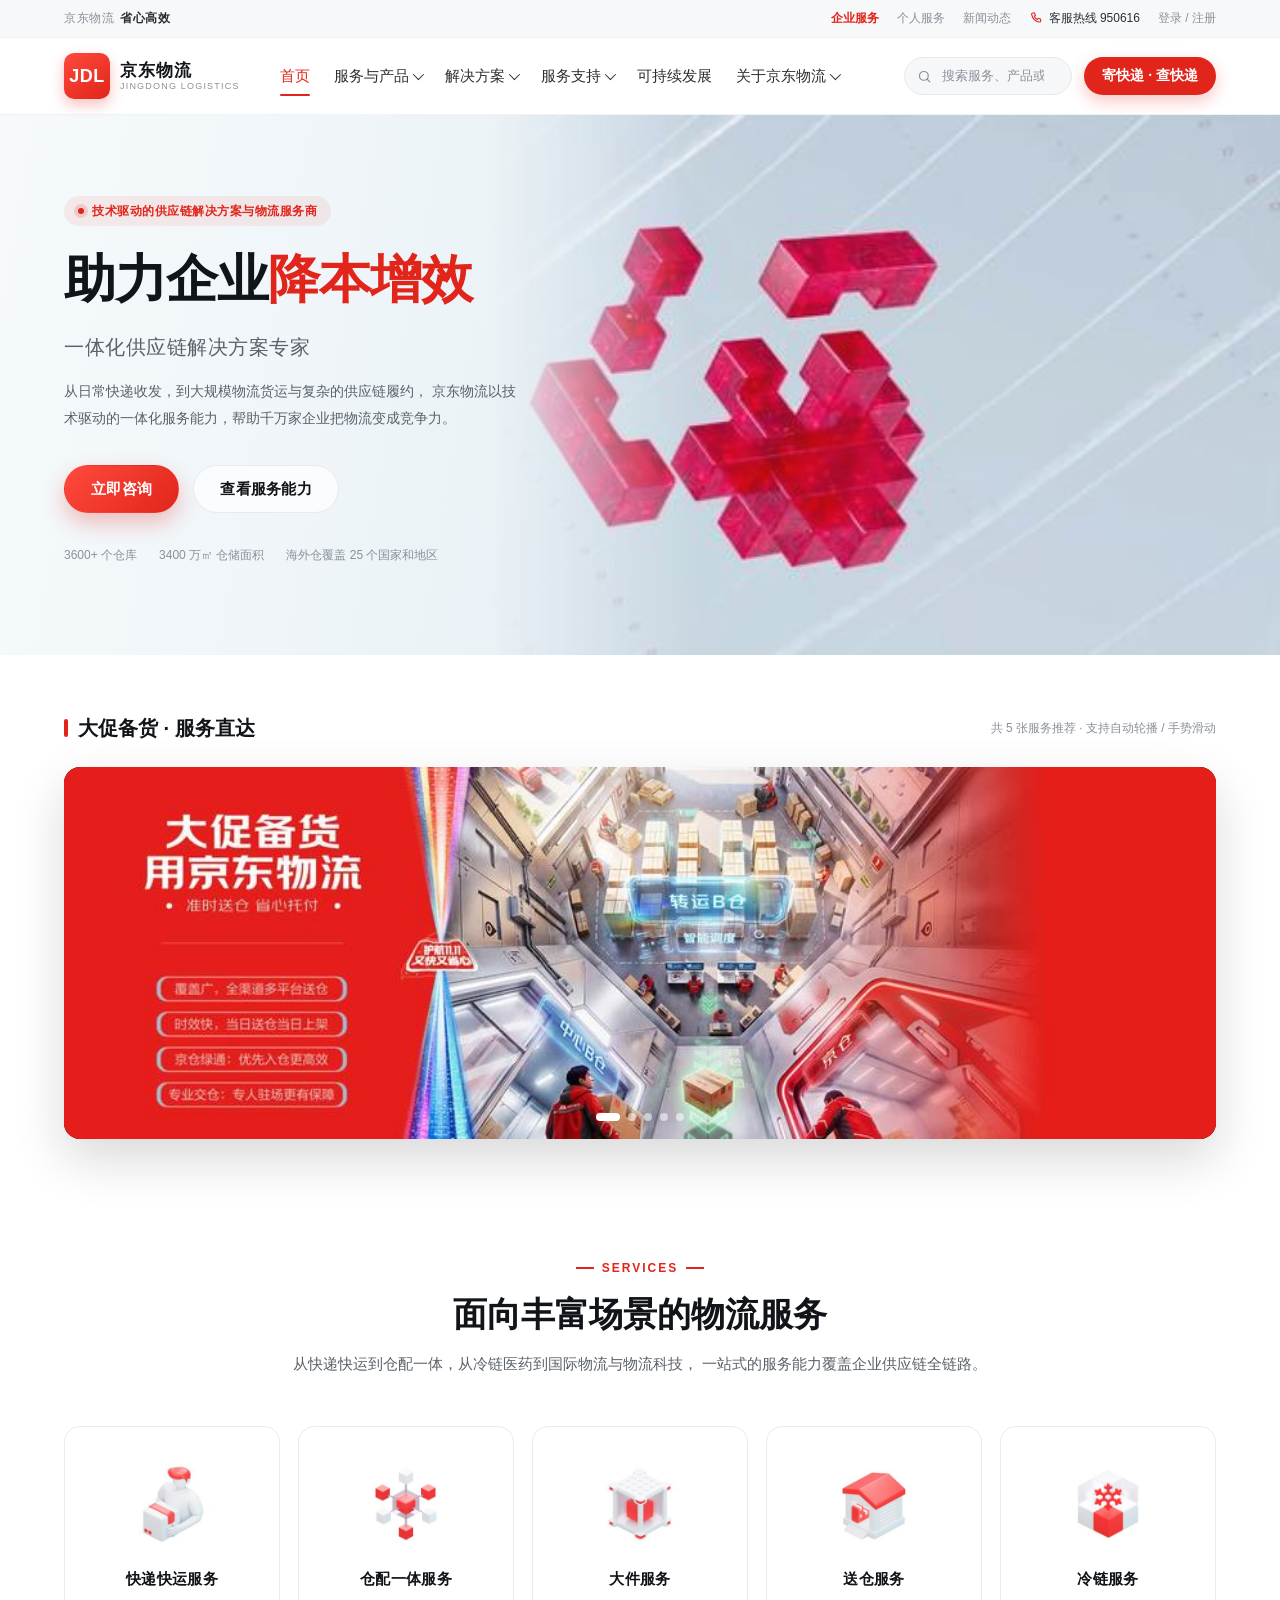
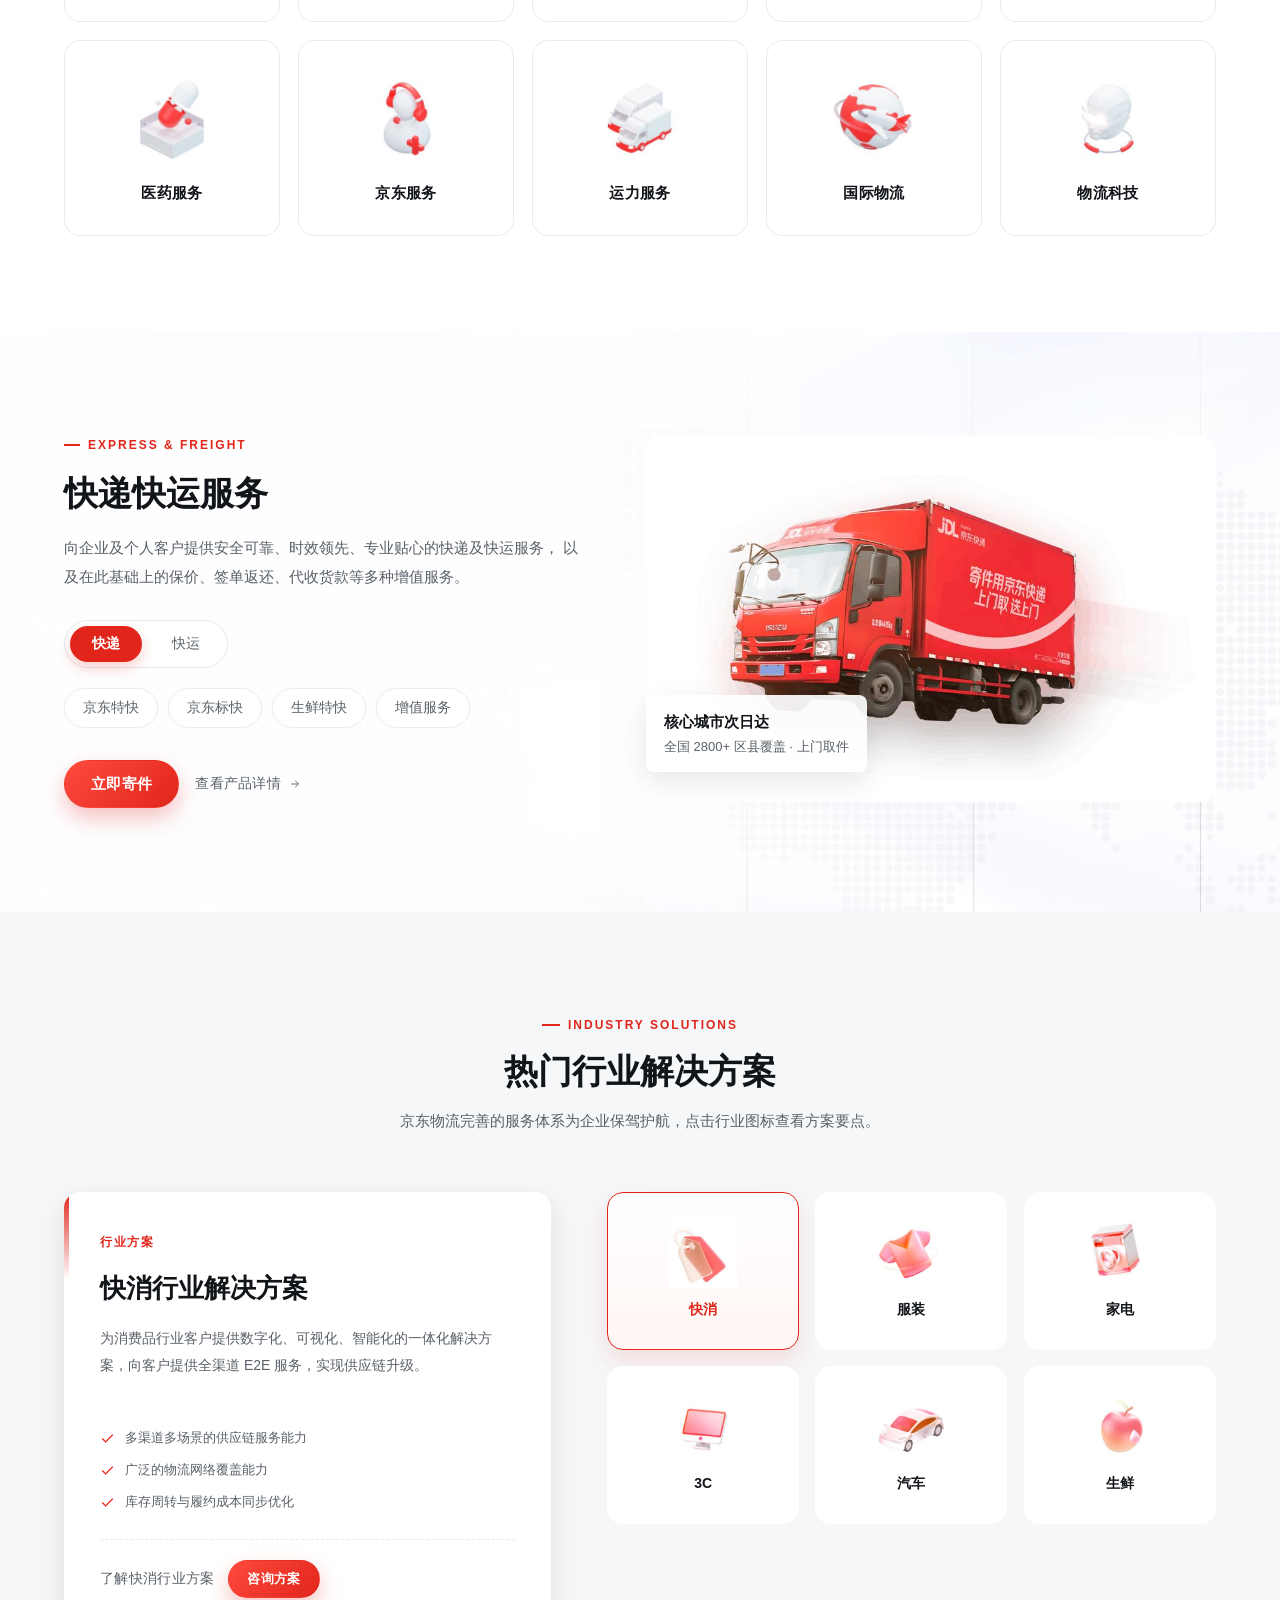
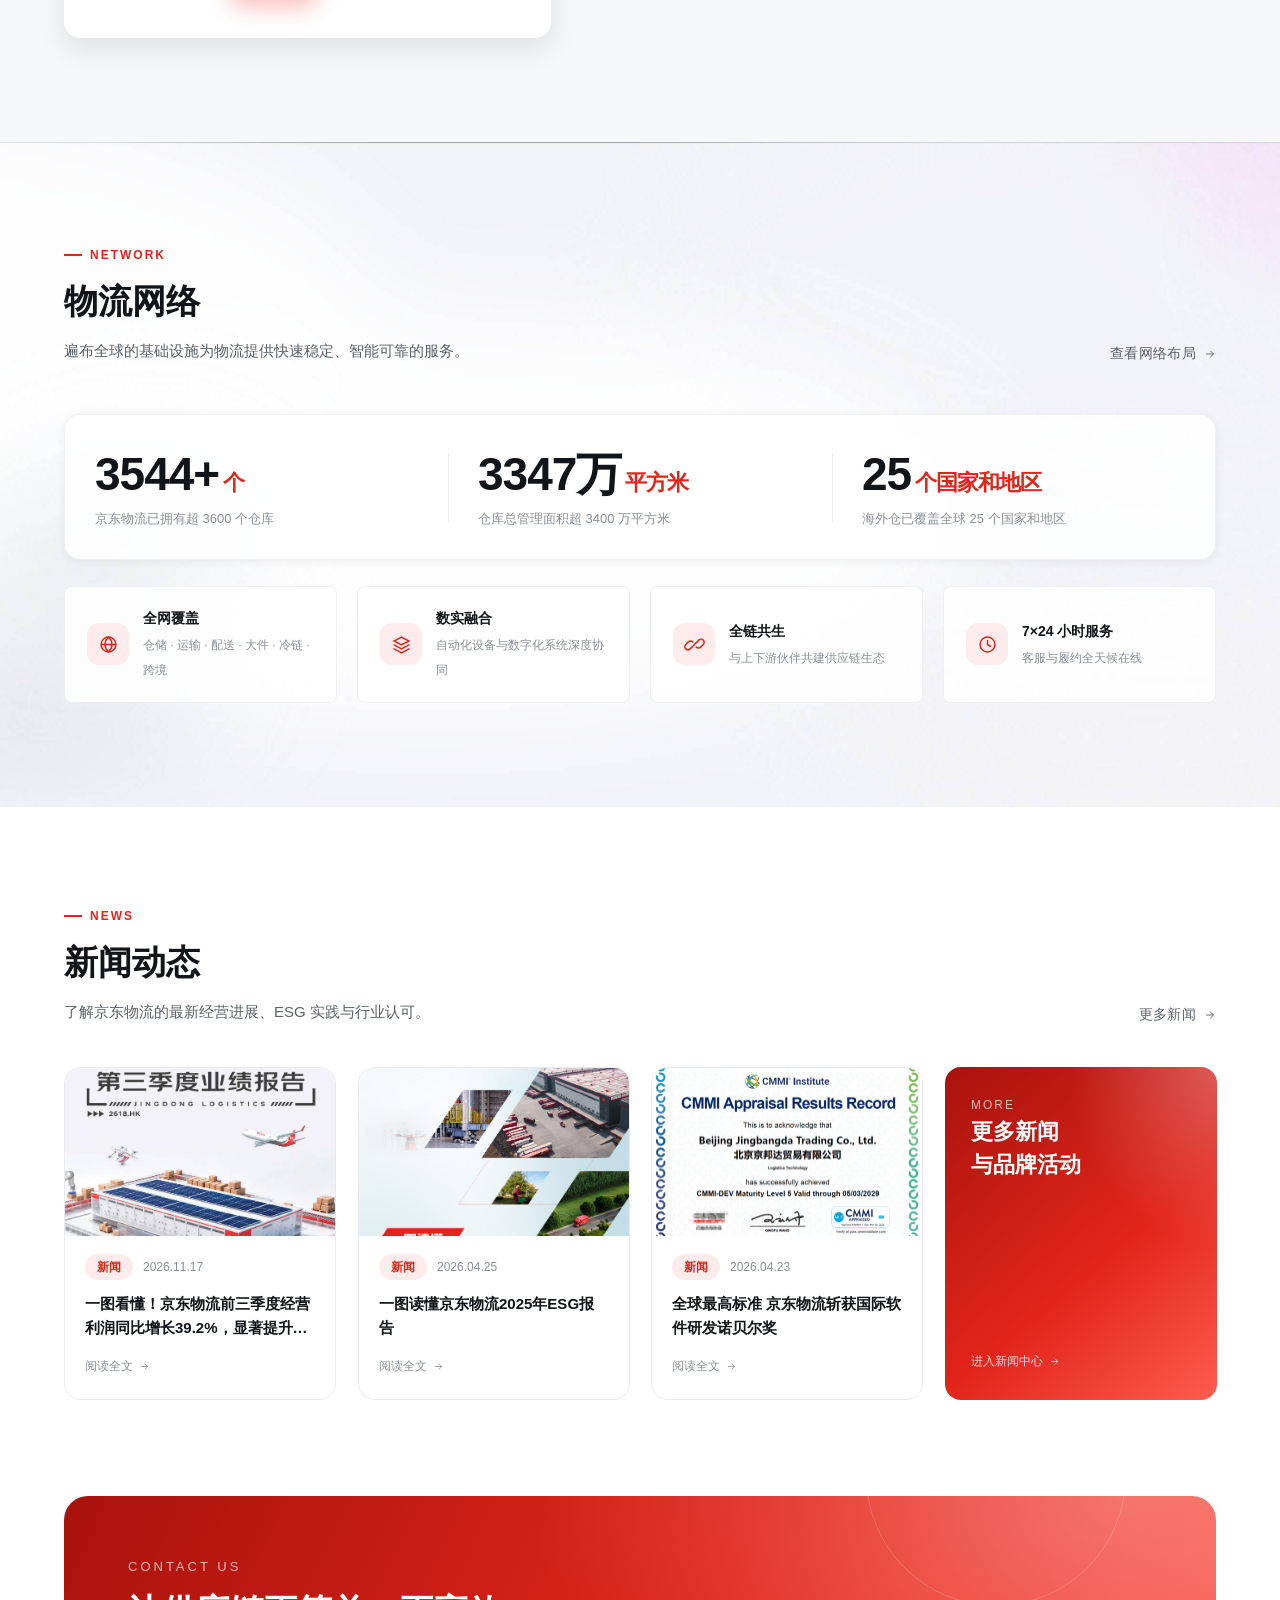
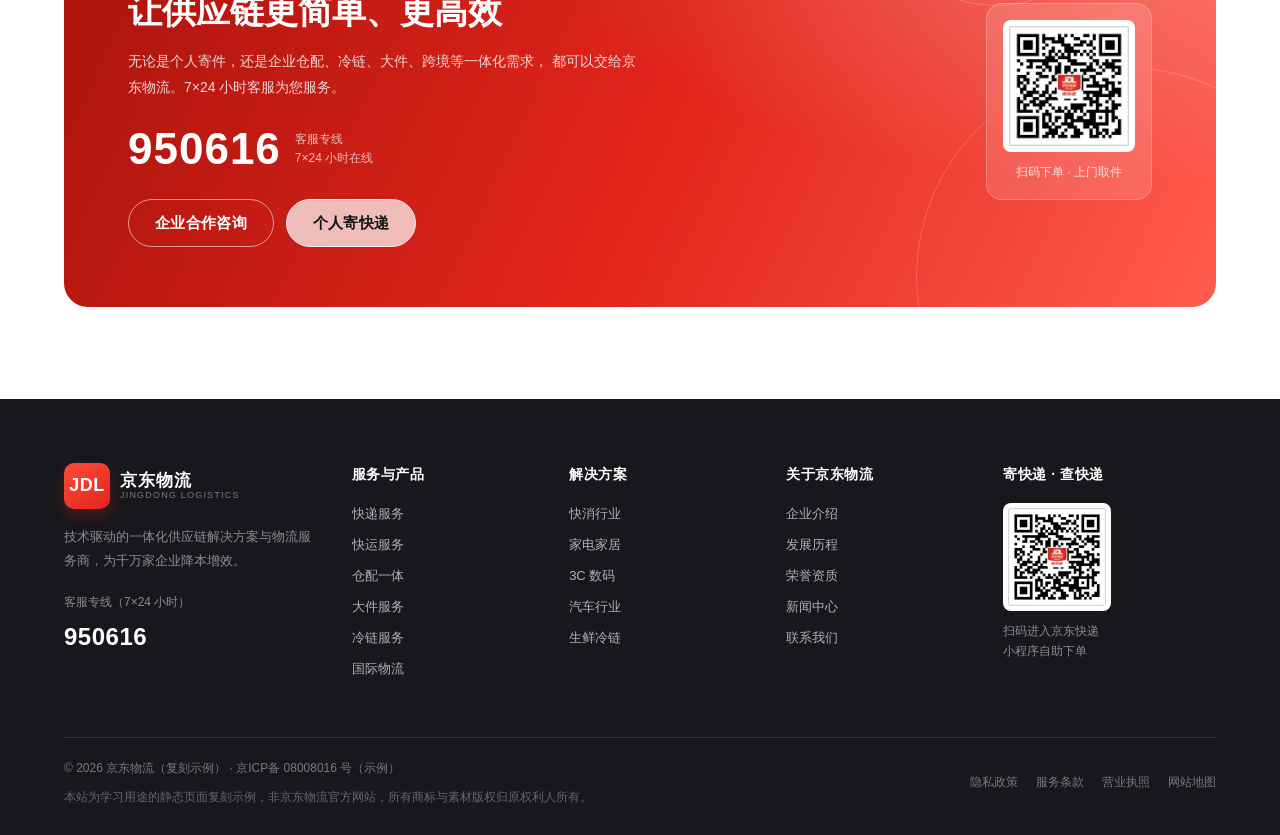
<file: index.html>
<!DOCTYPE html>
<html lang="zh-CN">
<head>
  <meta charset="UTF-8">
  <meta name="viewport" content="width=device-width, initial-scale=1">
  <title>京东物流 省心高效 | 快递物流双服务，助力千万家企业降本增效（复刻示例）</title>
  <meta name="description" content="京东物流官网首页静态复刻示例：一体化供应链解决方案、快递快运、仓配一体、冷链、国际物流等服务介绍。">
  <meta name="keywords" content="京东物流,快递,物流,仓配一体,冷链,国际物流,复刻">
  <meta name="theme-color" content="#e1251b">

  <!-- 样式分层：基础 → 布局 → 组件 → 首页 -->
  <link rel="stylesheet" href="assets/css/base.css">
  <link rel="stylesheet" href="assets/css/layout.css">
  <link rel="stylesheet" href="assets/css/components.css">
  <link rel="stylesheet" href="assets/css/home.css">
</head>

<!--
  data-page : 页面类型，main.js 据此决定初始化哪些交互
  data-base : 资源路径前缀（首页在根目录，故为空字符串；子页为 "../"）
  data-nav  : 当前高亮的导航项 key
-->
<body data-page="home" data-base="" data-nav="home">

  <!-- 页头由 assets/js/components.js 注入（全站共用一份） -->
  <div id="siteHeaderSlot"></div>

  <main>

    <!-- ============================================================
         §1 Hero 主视觉
         ============================================================ -->
    <section class="hero" id="top">
      <div class="hero__deco" aria-hidden="true"></div>
      <div class="container hero__inner">
        <div class="hero__content">
          <span class="hero__badge"><i></i>技术驱动的供应链解决方案与物流服务商</span>
          <h1 class="hero__title">助力企业<span class="is-red">降本增效</span></h1>
          <p class="hero__subtitle">一体化供应链解决方案专家</p>
          <p class="hero__desc">
            从日常快递收发，到大规模物流货运与复杂的供应链履约，
            京东物流以技术驱动的一体化服务能力，帮助千万家企业把物流变成竞争力。
          </p>

          <div class="hero__actions">
            <a class="c-btn c-btn--primary" href="pages/about.html#contact">立即咨询</a>
            <a class="c-btn c-btn--ghost" href="#services">查看服务能力</a>
          </div>

          <div class="hero__trust">
            <span>3600+ 个仓库</span>
            <span>3400 万㎡ 仓储面积</span>
            <span>海外仓覆盖 25 个国家和地区</span>
          </div>
        </div>
      </div>
    </section>

    <!-- ============================================================
         §2 促销轮播（真实官网 banner 素材，自动播放）
         ============================================================ -->
    <section class="promo">
      <div class="container">
        <div class="promo__head">
          <h2 class="promo__title">大促备货 · 服务直达</h2>
          <span class="promo__note">共 5 张服务推荐 · 支持自动轮播 / 手势滑动</span>
        </div>

        <div class="c-carousel" id="promoCarousel" aria-roledescription="轮播" aria-label="服务推荐轮播">
          <div class="c-carousel__viewport">
            <div class="c-carousel__track">
              <div class="c-carousel__slide"><a href="pages/supply-chain.html"><img src="assets/images/banner/banner-01.jpg" alt="大促备货 用京东物流：覆盖广、时效快、仓仓绿通、专业交仓"></a></div>
              <div class="c-carousel__slide"><a href="pages/express.html"><img src="assets/images/banner/banner-02.jpg" alt="今天寄 明天到：跨省急件选京东特快" loading="lazy"></a></div>
              <div class="c-carousel__slide"><a href="pages/express.html"><img src="assets/images/banner/banner-03.jpg" alt="口岸寄行李 用京东快递：轻装出行更省心" loading="lazy"></a></div>
              <div class="c-carousel__slide"><a href="pages/about.html#contact"><img src="assets/images/banner/banner-04.jpg" alt="提线索 拿现金：注册成为物流合伙人" loading="lazy"></a></div>
              <div class="c-carousel__slide"><a href="pages/supply-chain.html"><img src="assets/images/banner/banner-05.jpg" alt="冷链仓配 用京东物流：精准温控 锁鲜到家" loading="lazy"></a></div>
            </div>
          </div>

          <button class="c-carousel__arrow c-carousel__arrow--prev" type="button" aria-label="上一张">
            <svg viewBox="0 0 24 24" fill="none" stroke="currentColor" stroke-width="2" stroke-linecap="round"><path d="M14 6l-6 6 6 6"></path></svg>
          </button>
          <button class="c-carousel__arrow c-carousel__arrow--next" type="button" aria-label="下一张">
            <svg viewBox="0 0 24 24" fill="none" stroke="currentColor" stroke-width="2" stroke-linecap="round"><path d="M10 6l6 6-6 6"></path></svg>
          </button>
          <div class="c-carousel__dots" role="tablist" aria-label="轮播指示"></div>
        </div>
      </div>
    </section>

    <!-- ============================================================
         §3 面向丰富场景的物流服务
         卡片由 config.js 的 services 渲染，数量变化无需改 HTML
         ============================================================ -->
    <section class="services" id="services">
      <div class="container">
        <div class="c-sec-head c-sec-head--center" data-reveal>
          <span class="c-sec-head__eyebrow">Services</span>
          <h2 class="c-sec-head__title">面向丰富场景的物流服务</h2>
          <p class="c-sec-head__desc">
            从快递快运到仓配一体，从冷链医药到国际物流与物流科技，
            一站式的服务能力覆盖企业供应链全链路。
          </p>
        </div>

        <div class="services__grid" id="servicesGrid"><!-- JS 渲染 --></div>
      </div>
    </section>

    <!-- ============================================================
         §4 快递快运服务（左文案 + 产品页签 · 右卡车图）
         ============================================================ -->
    <section class="express" id="express">
      <div class="container express__inner">
        <div class="express__content" data-reveal>
          <span class="express__eyebrow">Express &amp; Freight</span>
          <h2 class="express__title">快递快运服务</h2>
          <p class="express__desc">
            向企业及个人客户提供安全可靠、时效领先、专业贴心的快递及快运服务，
            以及在此基础上的保价、签单返还、代收货款等多种增值服务。
          </p>

          <!-- 页签：快递 / 快运，切换下方产品胶囊 -->
          <div class="express__tabs" id="expressTabs" role="tablist" aria-label="服务类型">
            <button class="express__tab is-active" type="button" data-tab="express" role="tab" aria-selected="true">快递</button>
            <button class="express__tab" type="button" data-tab="freight" role="tab" aria-selected="false">快运</button>
          </div>

          <div class="express__products" id="expressChips"><!-- JS 渲染 --></div>

          <div class="express__actions">
            <a class="c-btn c-btn--primary" href="pages/express.html">立即寄件</a>
            <a class="c-btn c-btn--text" href="pages/express.html">
              查看产品详情
              <svg viewBox="0 0 24 24" fill="none" stroke="currentColor" stroke-width="1.8" stroke-linecap="round"><path d="M5 12h13"></path><path d="M13 6l6 6-6 6"></path></svg>
            </a>
          </div>
        </div>

        <div class="express__media" data-reveal data-delay="2">
          <img src="assets/images/service/truck.jpg" alt="京东快递货车：寄件用京东快递，上门取送上门" loading="lazy">
          <div class="express__badge">
            <b>核心城市次日达</b>
            全国 2800+ 区县覆盖 · 上门取件
          </div>
        </div>
      </div>
    </section>

    <!-- ============================================================
         §5 热门行业解决方案（左文案随右侧图标联动）
         ============================================================ -->
    <section class="solutions" id="solutions">
      <div class="container">
        <div class="solutions__head" data-reveal>
          <span class="c-sec-head__eyebrow">Industry Solutions</span>
          <h2 class="c-sec-head__title">热门行业解决方案</h2>
          <p class="c-sec-head__desc">京东物流完善的服务体系为企业保驾护航，点击行业图标查看方案要点。</p>
        </div>

        <div class="solutions__inner">
          <!-- 左侧：选中行业的文案面板 -->
          <div class="solutions__panel" id="solutionsPanel" data-reveal>
            <span class="solutions__panel-tag">行业方案</span>
            <h3 class="solutions__panel-title" id="industryTitle">快消行业解决方案</h3>
            <p class="solutions__panel-desc" id="industryDesc">加载中…</p>
            <ul class="solutions__panel-list" id="industryList"></ul>
            <div class="solutions__panel-foot">
              <a class="c-btn c-btn--text" id="industryLink" href="#" data-soon="1">了解更多</a>
              <a class="c-btn c-btn--primary c-btn--sm" href="pages/about.html#contact">咨询方案</a>
            </div>
          </div>

          <!-- 右侧：6 个行业卡片 -->
          <div class="solutions__grid" id="industryGrid"><!-- JS 渲染 --></div>
        </div>
      </div>
    </section>

    <!-- ============================================================
         §6 物流网络（数字滚动 + 网络能力）
         ============================================================ -->
    <section class="network" id="network">
      <div class="container">
        <div class="network__head">
          <div class="c-sec-head" data-reveal>
            <span class="c-sec-head__eyebrow">Network</span>
            <h2 class="c-sec-head__title">物流网络</h2>
            <p class="c-sec-head__desc">遍布全球的基础设施为物流提供快速稳定、智能可靠的服务。</p>
          </div>
          <a class="c-btn c-btn--text" href="#" data-soon="1">
            查看网络布局
            <svg viewBox="0 0 24 24" fill="none" stroke="currentColor" stroke-width="1.8" stroke-linecap="round"><path d="M5 12h13"></path><path d="M13 6l6 6-6 6"></path></svg>
          </a>
        </div>

        <div class="network__stats" id="networkStats"><!-- JS 渲染 --></div>
        <div class="network__features" id="networkFeatures"><!-- JS 渲染 --></div>
      </div>
    </section>

    <!-- ============================================================
         §7 新闻动态
         ============================================================ -->
    <section class="news" id="news">
      <div class="container">
        <div class="c-sec-bar" data-reveal>
          <div class="c-sec-head">
            <span class="c-sec-head__eyebrow">News</span>
            <h2 class="c-sec-head__title">新闻动态</h2>
            <p class="c-sec-head__desc">了解京东物流的最新经营进展、ESG 实践与行业认可。</p>
          </div>
          <a class="c-btn c-btn--text" href="#" data-soon="1">
            更多新闻
            <svg viewBox="0 0 24 24" fill="none" stroke="currentColor" stroke-width="1.8" stroke-linecap="round"><path d="M5 12h13"></path><path d="M13 6l6 6-6 6"></path></svg>
          </a>
        </div>

        <div class="news__grid" id="newsGrid"><!-- JS 渲染 --></div>
      </div>
    </section>

    <!-- ============================================================
         §8 联系我们（红色通栏 + 二维码）
         ============================================================ -->
    <section class="contact" id="contact">
      <div class="container">
        <div class="contact__box" data-reveal>
          <div>
            <div class="contact__label">Contact us</div>
            <h2 class="contact__title">让供应链更简单、更高效</h2>
            <p class="contact__desc">
              无论是个人寄件，还是企业仓配、冷链、大件、跨境等一体化需求，
              都可以交给京东物流。7×24 小时客服为您服务。
            </p>
            <div class="contact__phone">
              <span class="contact__phone-num">950616</span>
              <span class="contact__phone-note">客服专线<br>7×24 小时在线</span>
            </div>
            <div class="contact__actions">
              <a class="c-btn c-btn--line" href="pages/about.html#contact">企业合作咨询</a>
              <a class="c-btn c-btn--ghost" href="pages/express.html">个人寄快递</a>
            </div>
          </div>

          <div class="contact__qr">
            <img src="assets/images/contact/qrcode.jpg" alt="扫码进入京东快递小程序" loading="lazy">
            <p>扫码下单 · 上门取件</p>
          </div>
        </div>
      </div>
    </section>

  </main>

  <div id="siteFooterSlot"></div>

  <!-- ============================================================
       脚本：配置 → 组件 → 轮播 → 交互 → 页面入口
       顺序不可打乱（后者依赖前者的全局对象）
       ============================================================ -->
  <script src="assets/js/config.js"></script>
  <script src="assets/js/components.js"></script>
  <script src="assets/js/carousel.js"></script>
  <script src="assets/js/ui.js"></script>
  <script src="assets/js/main.js"></script>
</body>
</html>
</file>
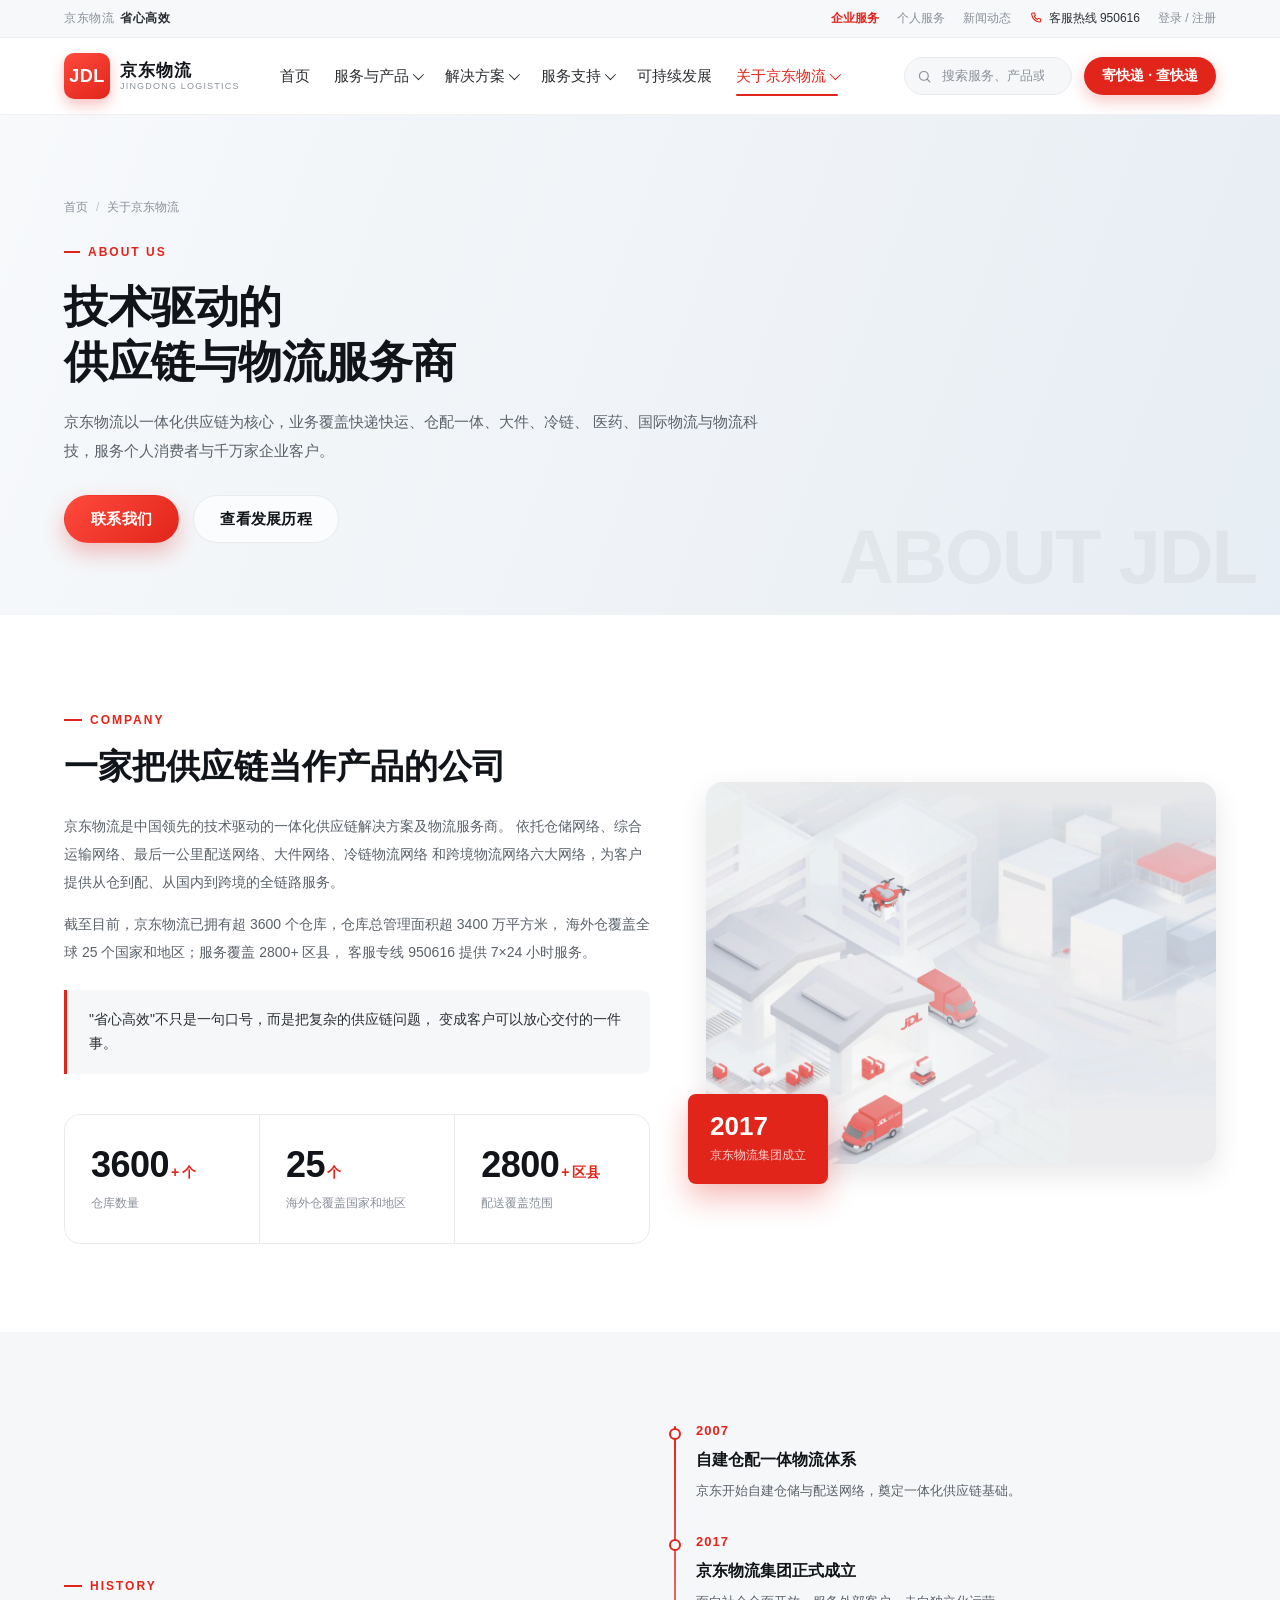
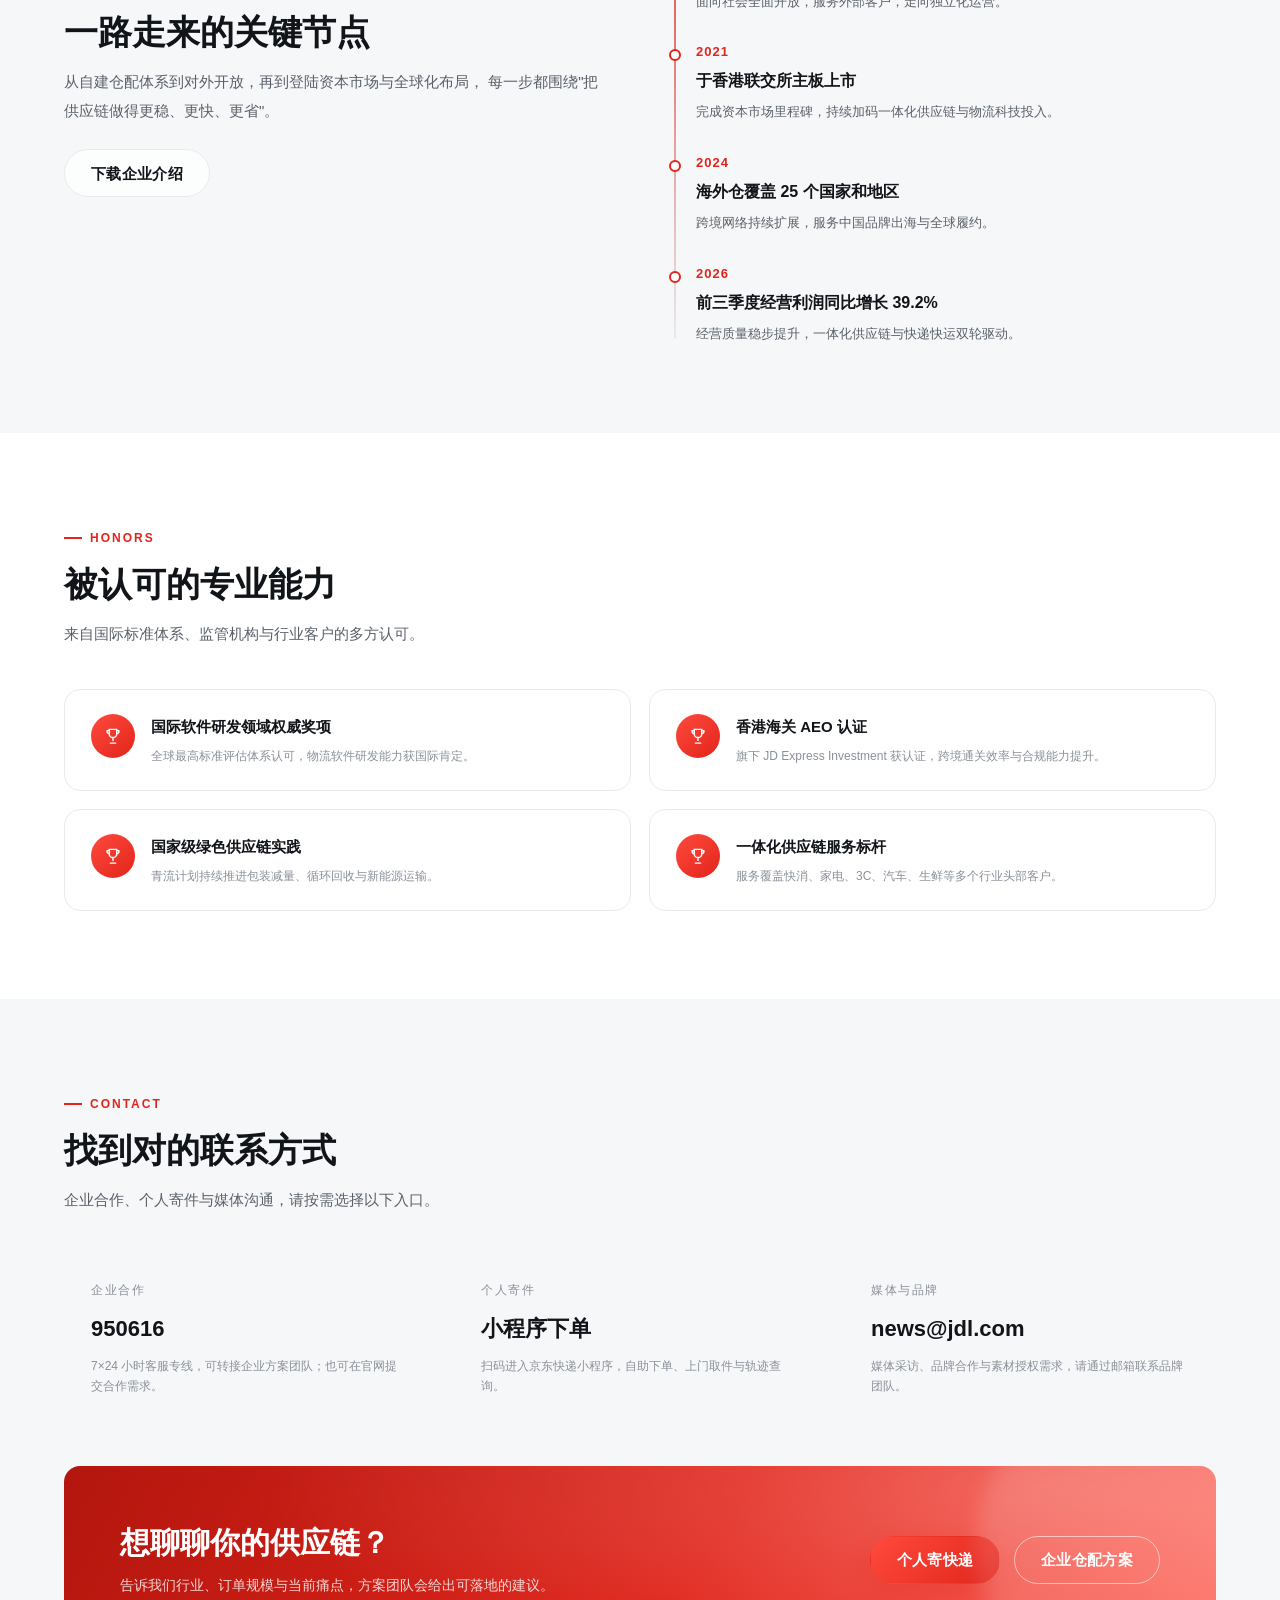
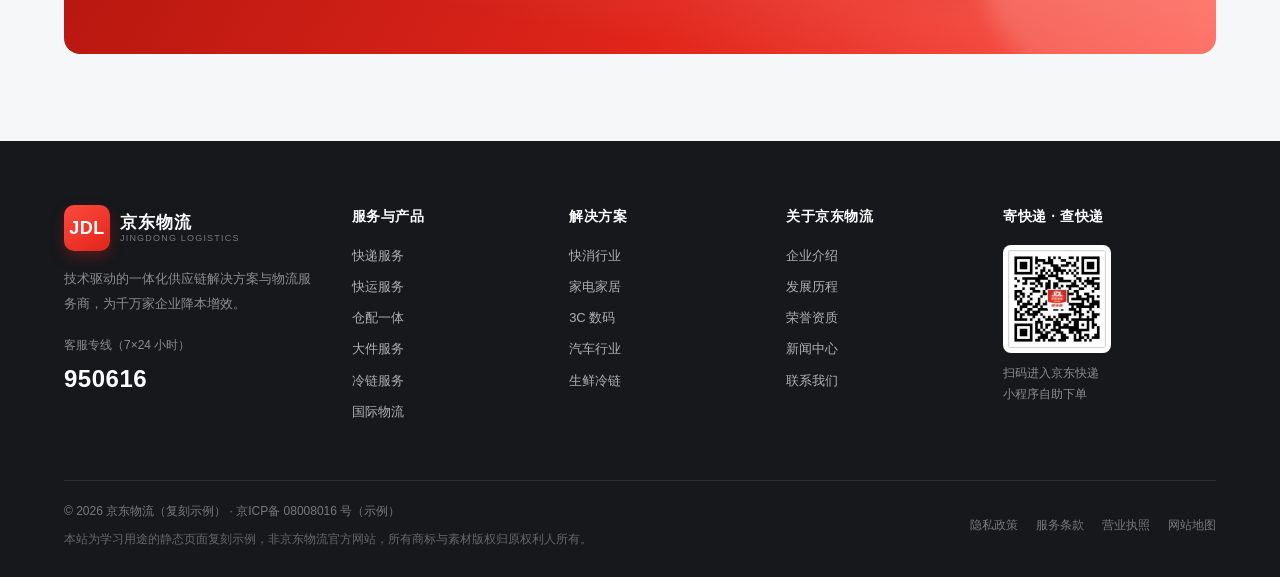
<file: pages/about.html>
<!DOCTYPE html>
<html lang="zh-CN">
<head>
  <meta charset="UTF-8">
  <meta name="viewport" content="width=device-width, initial-scale=1">
  <title>关于京东物流 · 企业介绍与发展历程 | 京东物流（复刻示例）</title>
  <meta name="description" content="京东物流企业介绍复刻示例：公司简介、发展历程、荣誉资质与联系方式。">
  <meta name="theme-color" content="#e1251b">

  <link rel="stylesheet" href="../assets/css/base.css">
  <link rel="stylesheet" href="../assets/css/layout.css">
  <link rel="stylesheet" href="../assets/css/components.css">
  <link rel="stylesheet" href="../assets/css/inner.css">
</head>

<body data-page="about" data-base="../" data-nav="about">

  <div id="siteHeaderSlot"></div>

  <main>

    <!-- ============================================================
         §0 页头
         ============================================================ -->
    <section class="page-hero">
      <div class="container">
        <nav class="c-crumb" aria-label="面包屑">
          <a href="../index.html">首页</a>
          <span class="c-crumb__sep">/</span>
          <span>关于京东物流</span>
        </nav>

        <div class="page-hero__inner">
          <span class="page-hero__eyebrow">About us</span>
          <h1 class="page-hero__title">技术驱动的<br>供应链与物流服务商</h1>
          <p class="page-hero__desc">
            京东物流以一体化供应链为核心，业务覆盖快递快运、仓配一体、大件、冷链、
            医药、国际物流与物流科技，服务个人消费者与千万家企业客户。
          </p>
          <div class="page-hero__actions">
            <a class="c-btn c-btn--primary" href="#contact">联系我们</a>
            <a class="c-btn c-btn--ghost" href="#history">查看发展历程</a>
          </div>
        </div>

        <span class="page-hero__watermark" aria-hidden="true">ABOUT JDL</span>
      </div>
    </section>

    <!-- ============================================================
         §9 公司简介
         ============================================================ -->
    <section class="c-section">
      <div class="container">
        <div class="about-intro">
          <div class="about-intro__text" data-reveal>
            <span class="c-sec-head__eyebrow">Company</span>
            <h2 class="c-sec-head__title">一家把供应链当作产品的公司</h2>
            <p class="u-mt-24">
              京东物流是中国领先的技术驱动的一体化供应链解决方案及物流服务商。
              依托仓储网络、综合运输网络、最后一公里配送网络、大件网络、冷链物流网络
              和跨境物流网络六大网络，为客户提供从仓到配、从国内到跨境的全链路服务。
            </p>
            <p>
              截至目前，京东物流已拥有超 3600 个仓库，仓库总管理面积超 3400 万平方米，
              海外仓覆盖全球 25 个国家和地区；服务覆盖 2800+ 区县，
              客服专线 950616 提供 7×24 小时服务。
            </p>
            <div class="about-intro__quote">
              "省心高效"不只是一句口号，而是把复杂的供应链问题，
              变成客户可以放心交付的一件事。
            </div>
            <div class="metrics metrics--sm u-mt-40" style="grid-template-columns:repeat(3,1fr)">
              <div class="metrics__item">
                <div class="c-stat__num">3600<em>+ 个</em></div>
                <div class="c-stat__label">仓库数量</div>
              </div>
              <div class="metrics__item">
                <div class="c-stat__num">25<em>个</em></div>
                <div class="c-stat__label">海外仓覆盖国家和地区</div>
              </div>
              <div class="metrics__item">
                <div class="c-stat__num">2800<em>+ 区县</em></div>
                <div class="c-stat__label">配送覆盖范围</div>
              </div>
            </div>
          </div>

          <div class="about-intro__media" data-reveal data-delay="2">
            <img src="../assets/images/bg-solution.jpg" alt="京东物流一体化供应链示意图" loading="lazy">
            <div class="about-intro__badge">
              <b>2017</b>
              <span>京东物流集团成立</span>
            </div>
          </div>
        </div>
      </div>
    </section>

    <!-- ============================================================
         §10 发展历程（时间轴由 config.milestones 渲染）
         ============================================================ -->
    <section class="c-section c-section--soft" id="history">
      <div class="container">
        <div class="split">
          <div data-reveal>
            <span class="c-sec-head__eyebrow">History</span>
            <h2 class="c-sec-head__title">一路走来的关键节点</h2>
            <p class="c-sec-head__desc">
              从自建仓配体系到对外开放，再到登陆资本市场与全球化布局，
              每一步都围绕"把供应链做得更稳、更快、更省"。
            </p>
            <a class="c-btn c-btn--ghost u-mt-24" href="#" data-soon="1">下载企业介绍</a>
          </div>

          <div class="c-timeline" id="timeline"><!-- JS 渲染 --></div>
        </div>
      </div>
    </section>

    <!-- ============================================================
         §11 荣誉资质（卡片由 config.honors 渲染）
         ============================================================ -->
    <section class="c-section" id="honor">
      <div class="container">
        <div class="c-sec-head" data-reveal>
          <span class="c-sec-head__eyebrow">Honors</span>
          <h2 class="c-sec-head__title">被认可的专业能力</h2>
          <p class="c-sec-head__desc">来自国际标准体系、监管机构与行业客户的多方认可。</p>
        </div>

        <div class="honor-grid" id="honorGrid"><!-- JS 渲染 --></div>
      </div>
    </section>

    <!-- ============================================================
         §12 联系我们
         ============================================================ -->
    <section class="c-section c-section--soft" id="contact">
      <div class="container">
        <div class="c-sec-head" data-reveal>
          <span class="c-sec-head__eyebrow">Contact</span>
          <h2 class="c-sec-head__title">找到对的联系方式</h2>
          <p class="c-sec-head__desc">企业合作、个人寄件与媒体沟通，请按需选择以下入口。</p>
        </div>

        <div class="contact-grid" data-reveal>
          <div class="contact-card">
            <div class="contact-card__label">企业合作</div>
            <div class="contact-card__value">950616</div>
            <p class="contact-card__note">7×24 小时客服专线，可转接企业方案团队；也可在官网提交合作需求。</p>
          </div>
          <div class="contact-card">
            <div class="contact-card__label">个人寄件</div>
            <div class="contact-card__value">小程序下单</div>
            <p class="contact-card__note">扫码进入京东快递小程序，自助下单、上门取件与轨迹查询。</p>
          </div>
          <div class="contact-card">
            <div class="contact-card__label">媒体与品牌</div>
            <div class="contact-card__value">news@jdl.com</div>
            <p class="contact-card__note">媒体采访、品牌合作与素材授权需求，请通过邮箱联系品牌团队。</p>
          </div>
        </div>

        <div class="c-cta u-mt-40" data-reveal>
          <div>
            <h2 class="c-cta__title">想聊聊你的供应链？</h2>
            <p class="c-cta__desc">告诉我们行业、订单规模与当前痛点，方案团队会给出可落地的建议。</p>
          </div>
          <div class="c-cta__actions">
            <a class="c-btn c-btn--primary" href="express.html">个人寄快递</a>
            <a class="c-btn c-btn--line" href="supply-chain.html">企业仓配方案</a>
          </div>
        </div>
      </div>
    </section>

  </main>

  <div id="siteFooterSlot"></div>

  <script src="../assets/js/config.js"></script>
  <script src="../assets/js/components.js"></script>
  <script src="../assets/js/carousel.js"></script>
  <script src="../assets/js/ui.js"></script>
  <script src="../assets/js/main.js"></script>
</body>
</html>
</file>
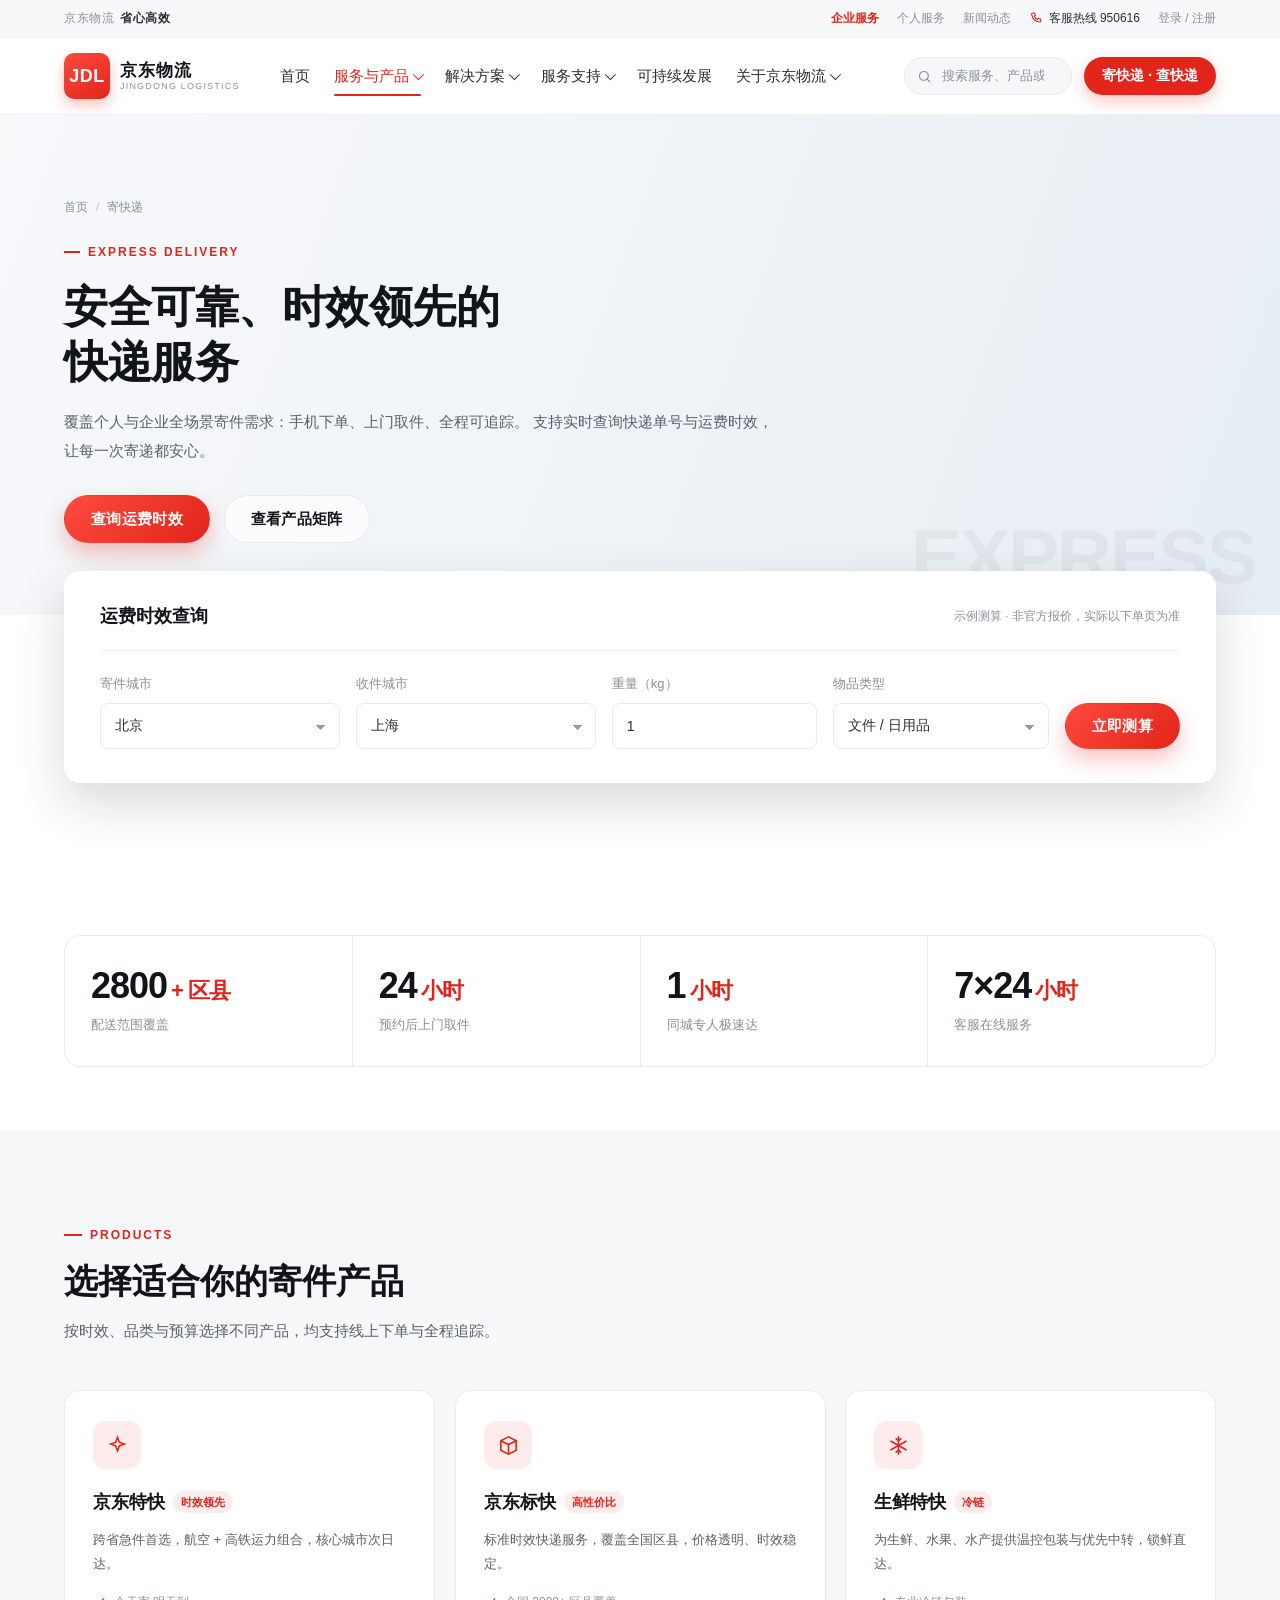
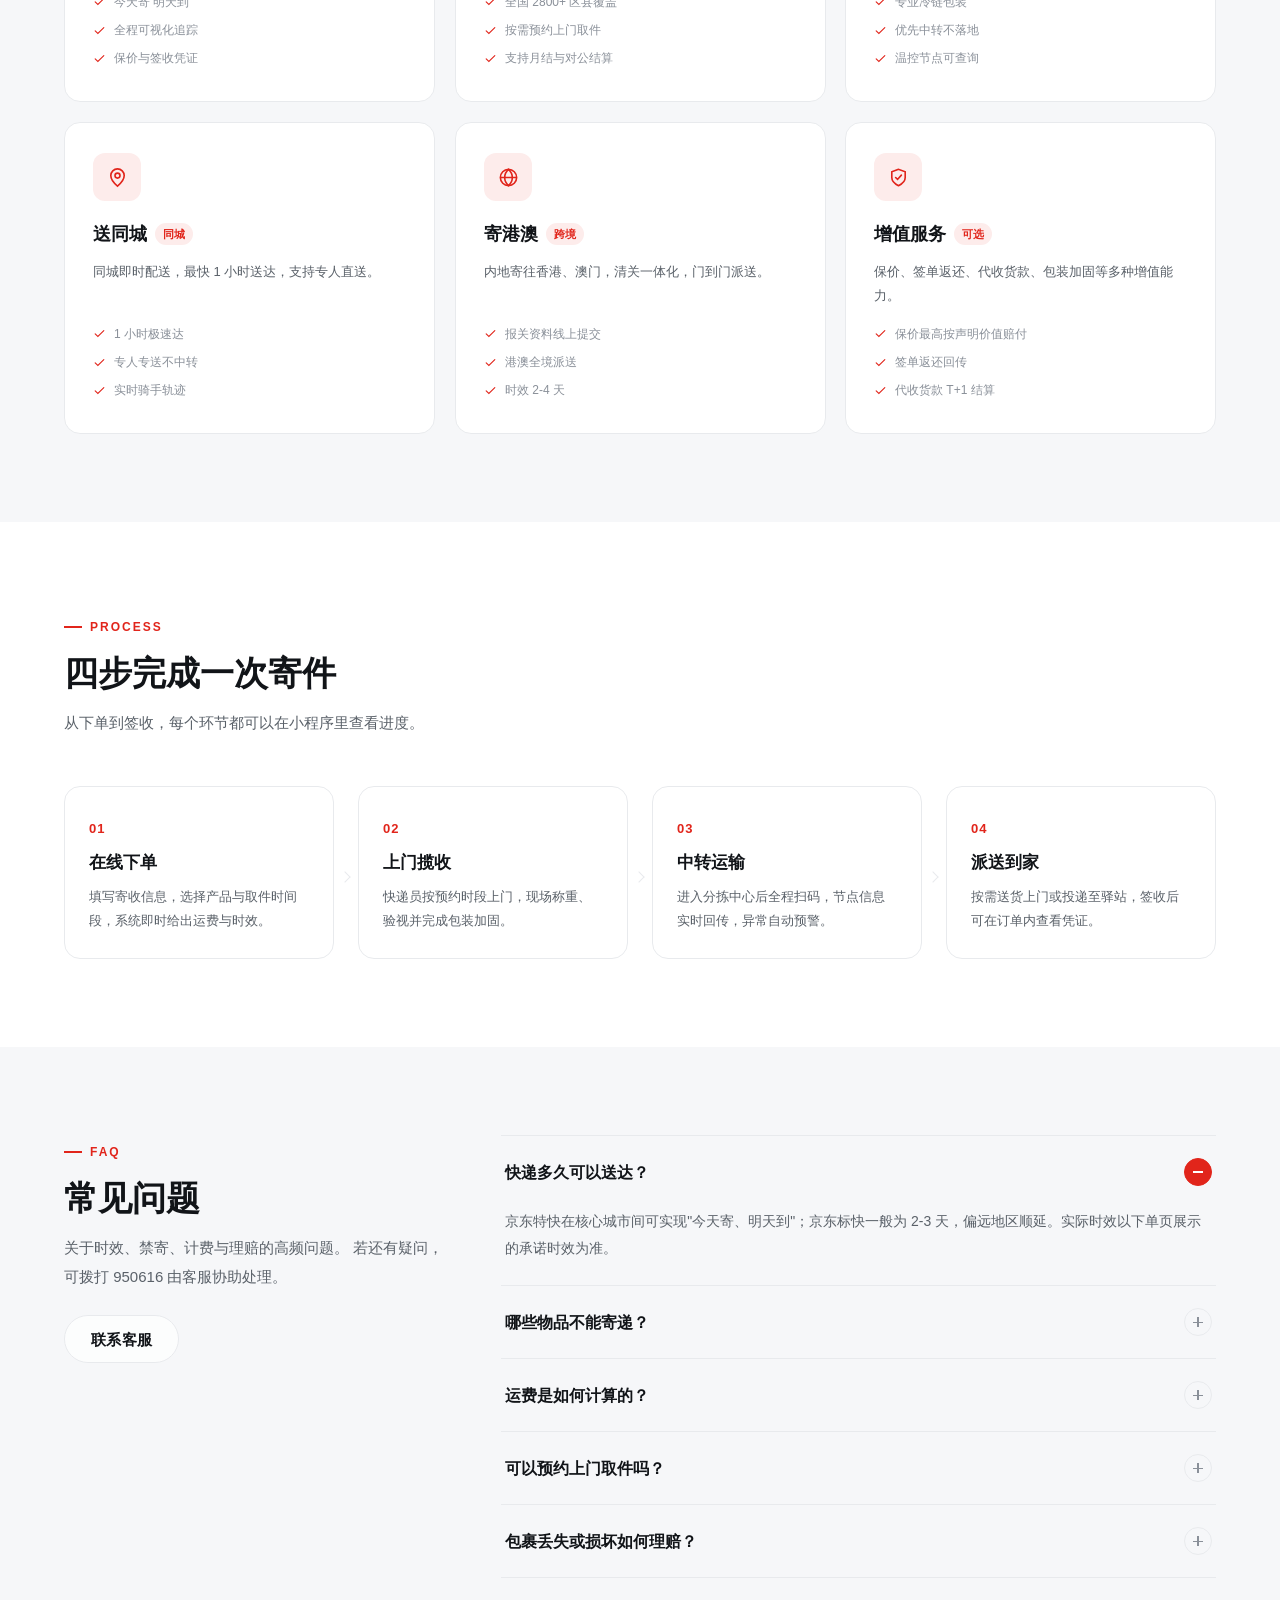
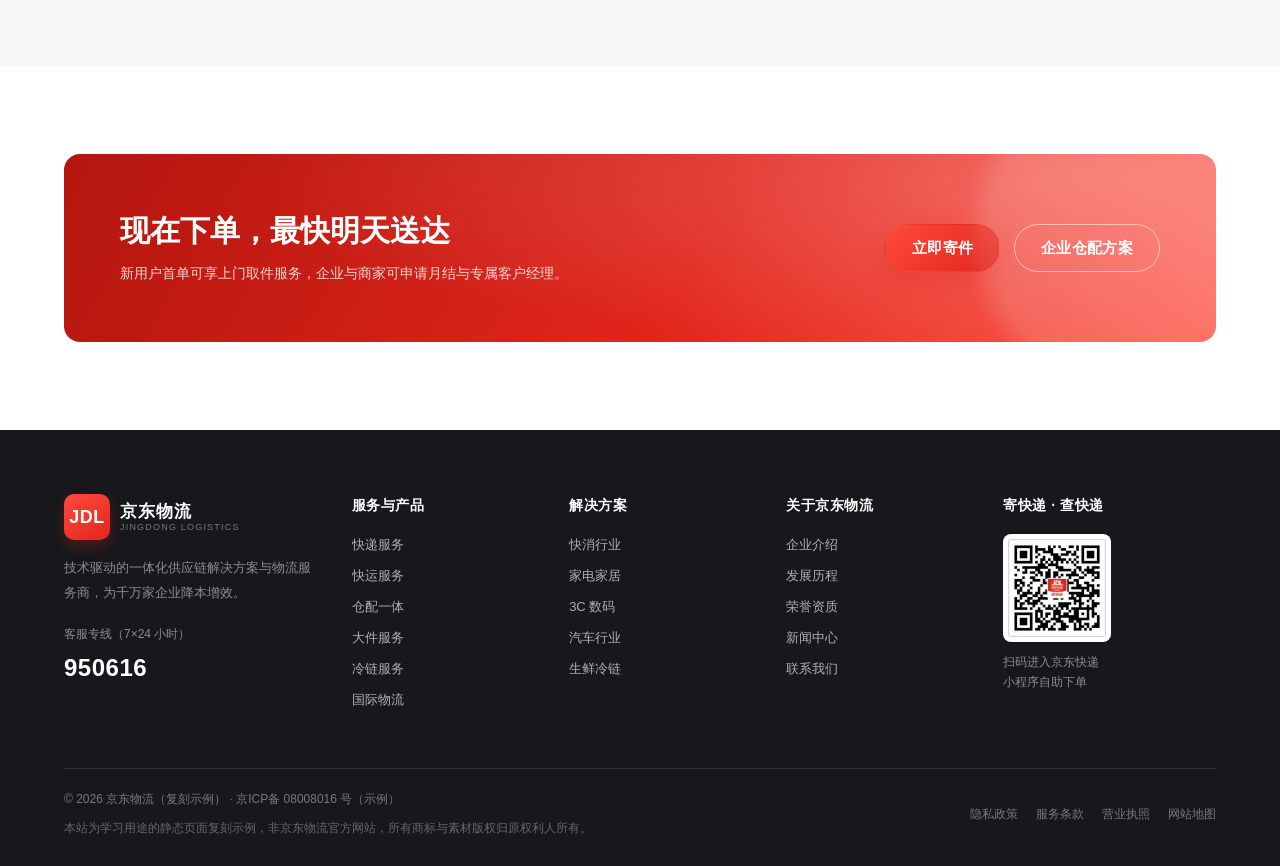
<file: pages/express.html>
<!DOCTYPE html>
<html lang="zh-CN">
<head>
  <meta charset="UTF-8">
  <meta name="viewport" content="width=device-width, initial-scale=1">
  <title>寄快递 · 安全可靠、时效领先的快递服务 | 京东物流（复刻示例）</title>
  <meta name="description" content="京东快递寄件页复刻示例：运费时效查询、产品矩阵、服务流程与常见问题。">
  <meta name="theme-color" content="#e1251b">

  <link rel="stylesheet" href="../assets/css/base.css">
  <link rel="stylesheet" href="../assets/css/layout.css">
  <link rel="stylesheet" href="../assets/css/components.css">
  <link rel="stylesheet" href="../assets/css/inner.css">
</head>

<body data-page="express" data-base="../" data-nav="service">

  <div id="siteHeaderSlot"></div>

  <main>

    <!-- ============================================================
         §0 页头 + 面包屑
         ============================================================ -->
    <section class="page-hero">
      <div class="container">
        <nav class="c-crumb" aria-label="面包屑">
          <a href="../index.html">首页</a>
          <span class="c-crumb__sep">/</span>
          <span>寄快递</span>
        </nav>

        <div class="page-hero__inner">
          <span class="page-hero__eyebrow">Express Delivery</span>
          <h1 class="page-hero__title">安全可靠、时效领先的<br>快递服务</h1>
          <p class="page-hero__desc">
            覆盖个人与企业全场景寄件需求：手机下单、上门取件、全程可追踪。
            支持实时查询快递单号与运费时效，让每一次寄递都安心。
          </p>
          <div class="page-hero__actions">
            <a class="c-btn c-btn--primary" href="#quote">查询运费时效</a>
            <a class="c-btn c-btn--ghost" href="#products">查看产品矩阵</a>
          </div>
        </div>

        <span class="page-hero__watermark" aria-hidden="true">EXPRESS</span>
      </div>
    </section>

    <!-- ============================================================
         §1 运费时效查询（表单 + 结果面板，算法见 ui.js initQuote）
         ============================================================ -->
    <section class="quote" id="quote">
      <div class="container">
        <div class="quote__card">
          <div class="quote__head">
            <h2>运费时效查询</h2>
            <span>示例测算 · 非官方报价，实际以下单页为准</span>
          </div>

          <form class="quote__form" id="quoteForm" novalidate>
            <div class="c-field">
              <label class="c-field__label" for="fromCity">寄件城市</label>
              <select class="c-select" id="fromCity" name="fromCity"></select>
            </div>
            <div class="c-field">
              <label class="c-field__label" for="toCity">收件城市</label>
              <select class="c-select" id="toCity" name="toCity"></select>
            </div>
            <div class="c-field">
              <label class="c-field__label" for="goodsWeight">重量（kg）</label>
              <input class="c-input" id="goodsWeight" name="weight" type="number" min="1" step="0.5" value="1">
            </div>
            <div class="c-field">
              <label class="c-field__label" for="goodsType">物品类型</label>
              <select class="c-select" id="goodsType" name="type">
                <option value="1">文件 / 日用品</option>
                <option value="1.2">生鲜冷链</option>
                <option value="1.35">高值 3C</option>
              </select>
            </div>
            <button class="c-btn c-btn--primary" type="submit">立即测算</button>
          </form>

          <!-- 查询结果：默认隐藏，JS 计算后 .is-show 展开 -->
          <div class="quote__result" id="quoteResult" aria-live="polite">
            <div class="quote__result-item">
              <small>预估运费</small>
              <b id="quotePrice">0<span>元</span></b>
            </div>
            <div class="quote__result-item">
              <small>预估时效</small>
              <b id="quoteTime">0<span>天</span></b>
            </div>
            <div class="quote__result-item">
              <small>计费重量</small>
              <b id="quoteWeightOut">0<span>kg</span></b>
            </div>
            <p class="quote__result-note">
              运费 = 首重价格 + 续重价格 × 续重公斤数，体积重按长×宽×高÷6000 计算并取较大值；
              偏远地区、特殊品类与增值服务会产生额外费用。
            </p>
          </div>
        </div>
      </div>
    </section>

    <!-- ============================================================
         §2 服务承诺数据条
         ============================================================ -->
    <section class="c-section c-section--tight">
      <div class="container">
        <div class="metrics" data-reveal>
          <div class="metrics__item">
            <div class="c-stat__num">2800<em>+ 区县</em></div>
            <div class="c-stat__label">配送范围覆盖</div>
          </div>
          <div class="metrics__item">
            <div class="c-stat__num">24<em>小时</em></div>
            <div class="c-stat__label">预约后上门取件</div>
          </div>
          <div class="metrics__item">
            <div class="c-stat__num">1<em>小时</em></div>
            <div class="c-stat__label">同城专人极速达</div>
          </div>
          <div class="metrics__item">
            <div class="c-stat__num">7×24<em>小时</em></div>
            <div class="c-stat__label">客服在线服务</div>
          </div>
        </div>
      </div>
    </section>

    <!-- ============================================================
         §3 产品矩阵（卡片由 config.products 渲染）
         ============================================================ -->
    <section class="c-section c-section--soft" id="products">
      <div class="container">
        <div class="c-sec-head" data-reveal>
          <span class="c-sec-head__eyebrow">Products</span>
          <h2 class="c-sec-head__title">选择适合你的寄件产品</h2>
          <p class="c-sec-head__desc">按时效、品类与预算选择不同产品，均支持线上下单与全程追踪。</p>
        </div>

        <div class="product-grid" id="productGrid"><!-- JS 渲染 --></div>
      </div>
    </section>

    <!-- ============================================================
         §4 服务流程
         ============================================================ -->
    <section class="c-section">
      <div class="container">
        <div class="c-sec-head" data-reveal>
          <span class="c-sec-head__eyebrow">Process</span>
          <h2 class="c-sec-head__title">四步完成一次寄件</h2>
          <p class="c-sec-head__desc">从下单到签收，每个环节都可以在小程序里查看进度。</p>
        </div>

        <div class="steps">
          <div class="step" data-reveal>
            <span class="step__num"></span>
            <h3 class="step__title">在线下单</h3>
            <p class="step__desc">填写寄收信息，选择产品与取件时间段，系统即时给出运费与时效。</p>
          </div>
          <div class="step" data-reveal data-delay="1">
            <span class="step__num"></span>
            <h3 class="step__title">上门揽收</h3>
            <p class="step__desc">快递员按预约时段上门，现场称重、验视并完成包装加固。</p>
          </div>
          <div class="step" data-reveal data-delay="2">
            <span class="step__num"></span>
            <h3 class="step__title">中转运输</h3>
            <p class="step__desc">进入分拣中心后全程扫码，节点信息实时回传，异常自动预警。</p>
          </div>
          <div class="step" data-reveal data-delay="3">
            <span class="step__num"></span>
            <h3 class="step__title">派送到家</h3>
            <p class="step__desc">按需送货上门或投递至驿站，签收后可在订单内查看凭证。</p>
          </div>
        </div>
      </div>
    </section>

    <!-- ============================================================
         §5 常见问题（左侧标题常驻，右侧折叠面板）
         ============================================================ -->
    <section class="c-section c-section--soft" id="faq">
      <div class="container">
        <div class="faq">
          <div class="faq__aside" data-reveal>
            <span class="c-sec-head__eyebrow">FAQ</span>
            <h2 class="c-sec-head__title">常见问题</h2>
            <p class="c-sec-head__desc">
              关于时效、禁寄、计费与理赔的高频问题。
              若还有疑问，可拨打 950616 由客服协助处理。
            </p>
            <a class="c-btn c-btn--ghost u-mt-24" href="about.html#contact">联系客服</a>
          </div>

          <div class="c-accordion" id="faqAccordion"><!-- JS 渲染 --></div>
        </div>
      </div>
    </section>

    <!-- ============================================================
         §6 CTA
         ============================================================ -->
    <section class="c-section">
      <div class="container">
        <div class="c-cta" data-reveal>
          <div>
            <h2 class="c-cta__title">现在下单，最快明天送达</h2>
            <p class="c-cta__desc">新用户首单可享上门取件服务，企业与商家可申请月结与专属客户经理。</p>
          </div>
          <div class="c-cta__actions">
            <a class="c-btn c-btn--primary" href="#quote">立即寄件</a>
            <a class="c-btn c-btn--line" href="supply-chain.html">企业仓配方案</a>
          </div>
        </div>
      </div>
    </section>

  </main>

  <div id="siteFooterSlot"></div>

  <script src="../assets/js/config.js"></script>
  <script src="../assets/js/components.js"></script>
  <script src="../assets/js/carousel.js"></script>
  <script src="../assets/js/ui.js"></script>
  <script src="../assets/js/main.js"></script>
</body>
</html>
</file>
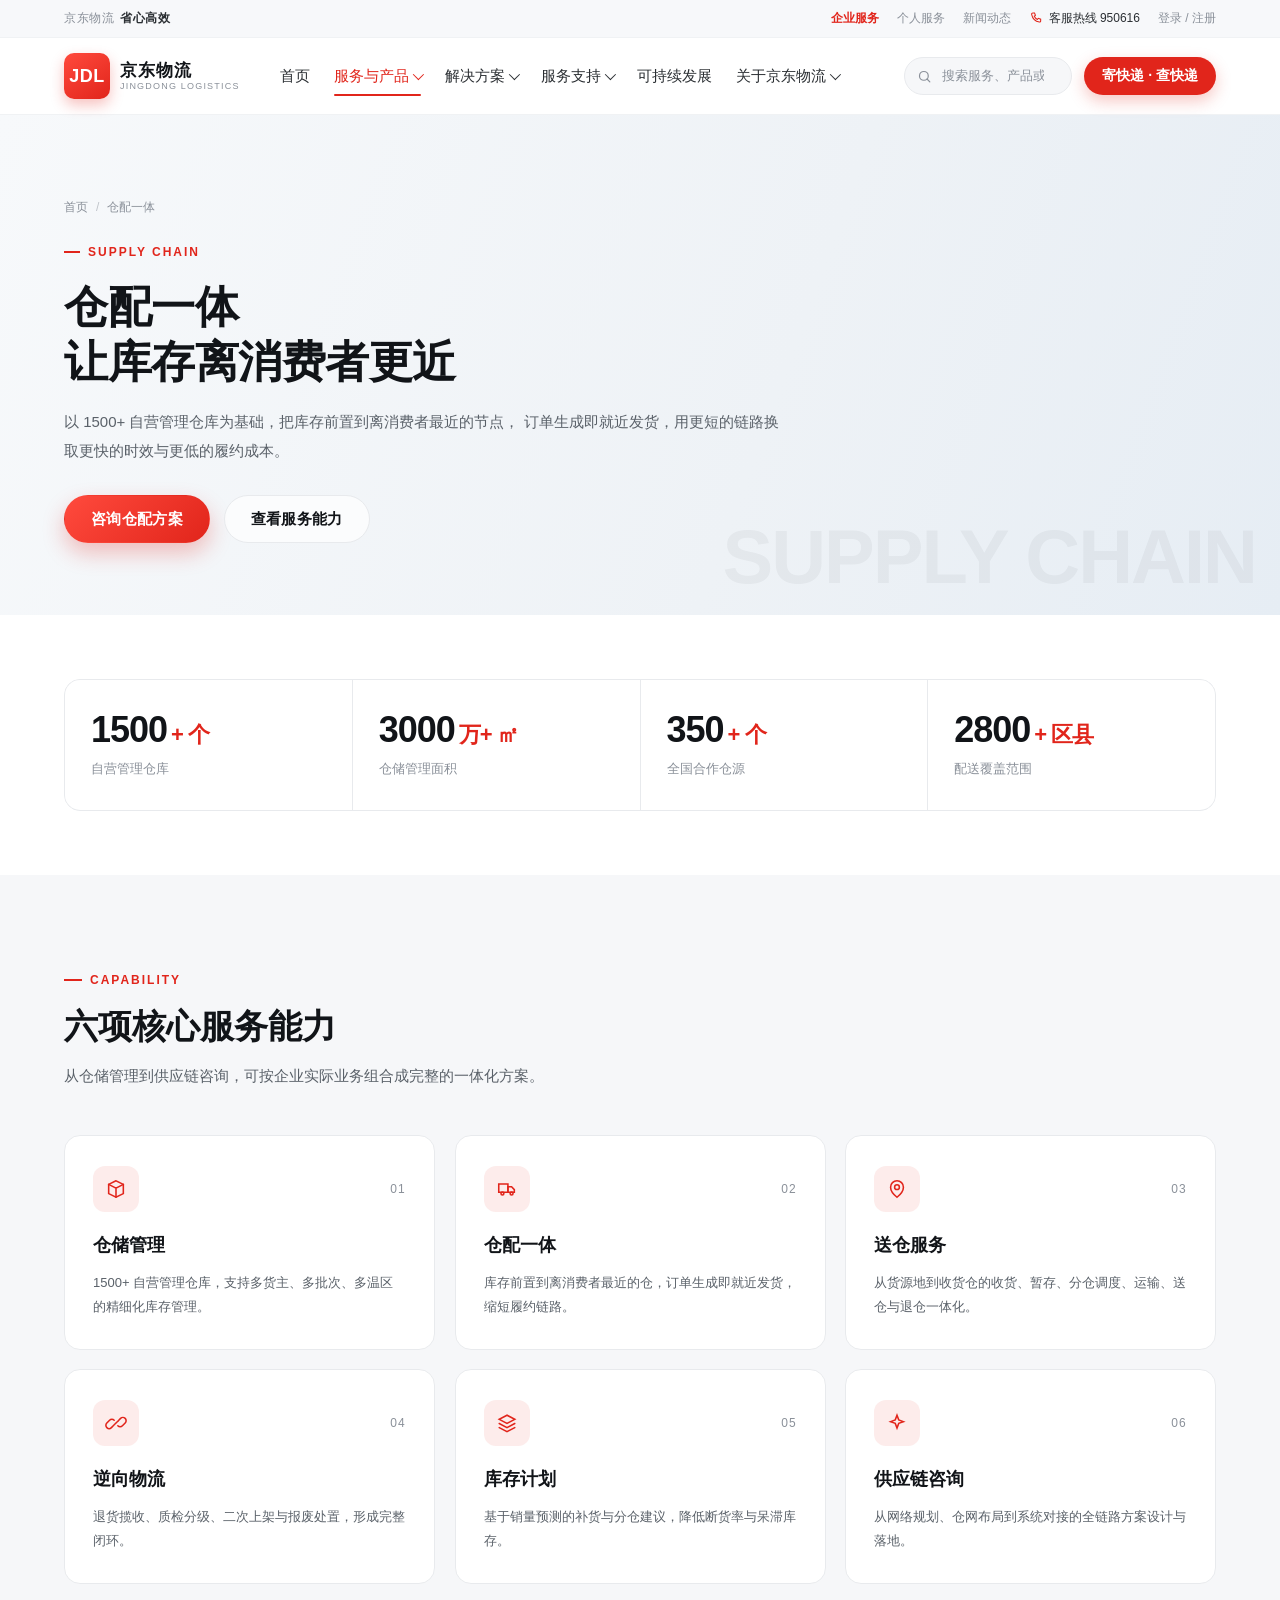
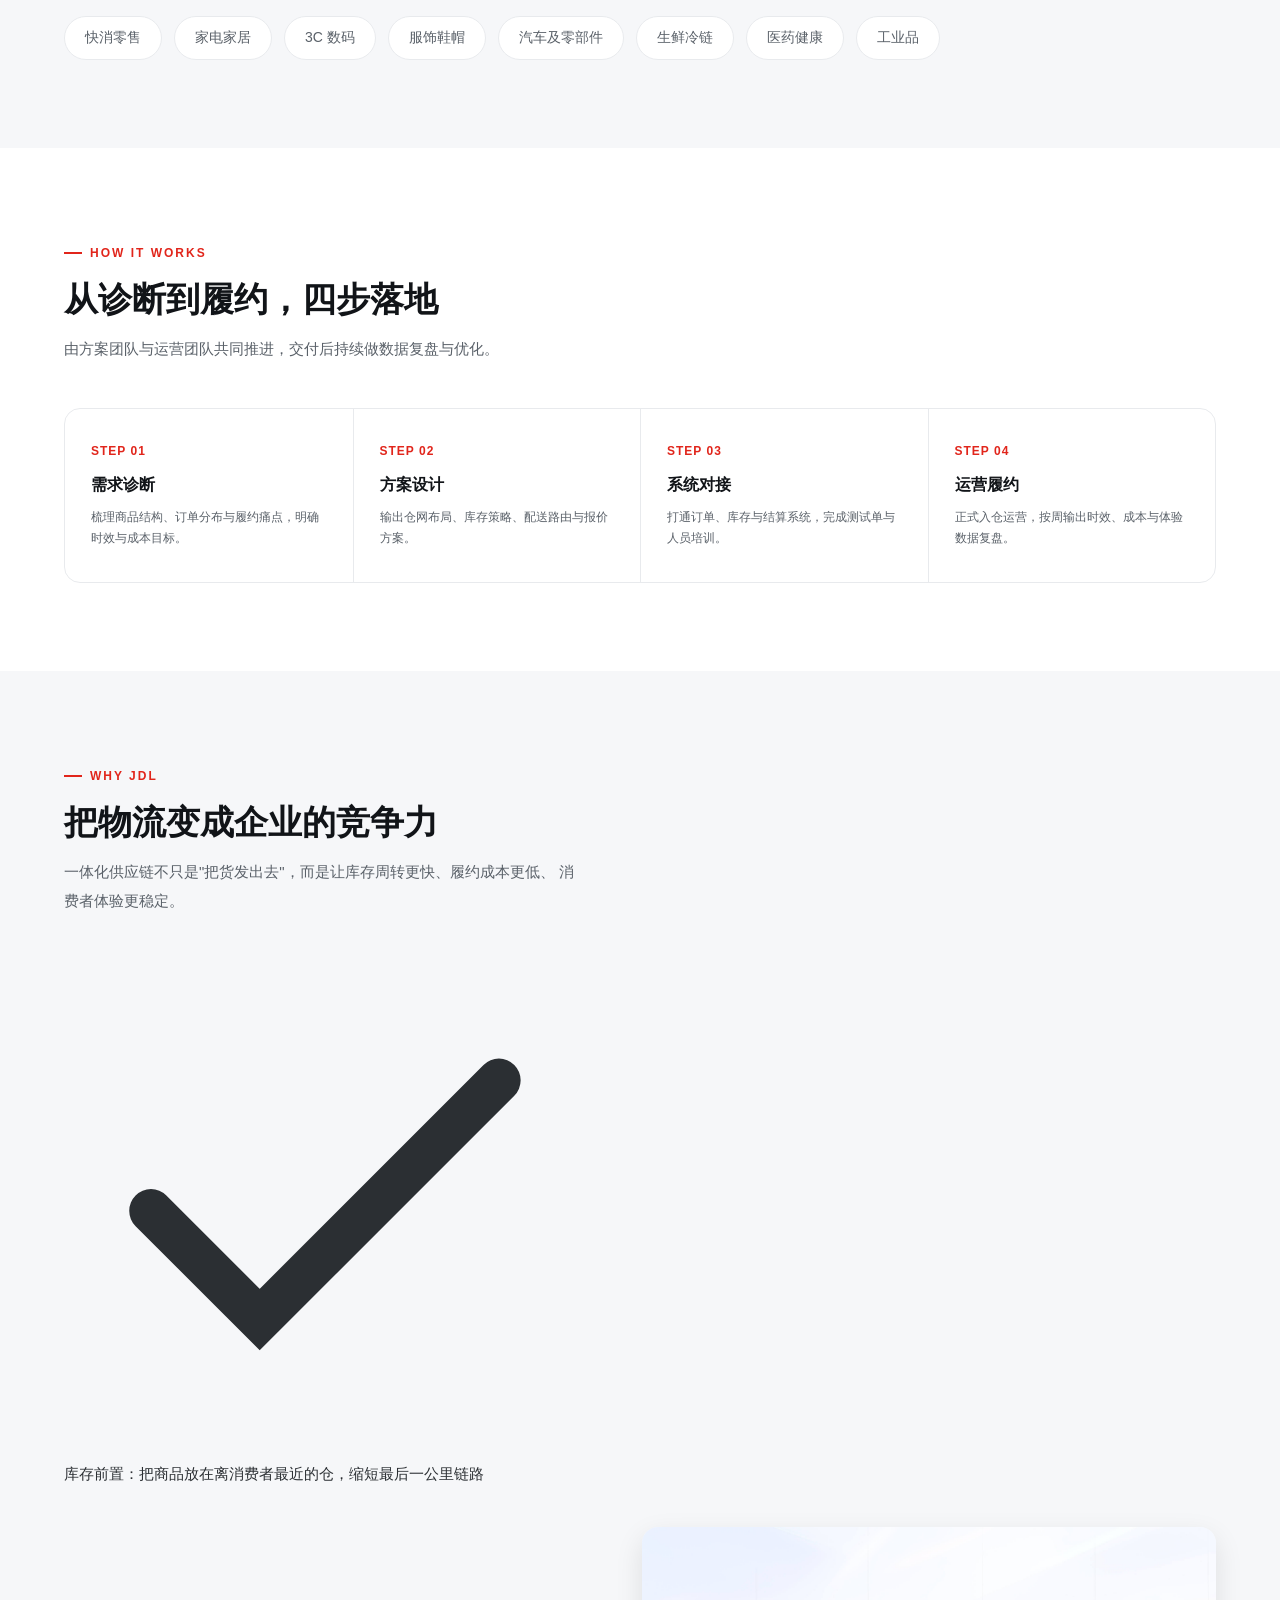
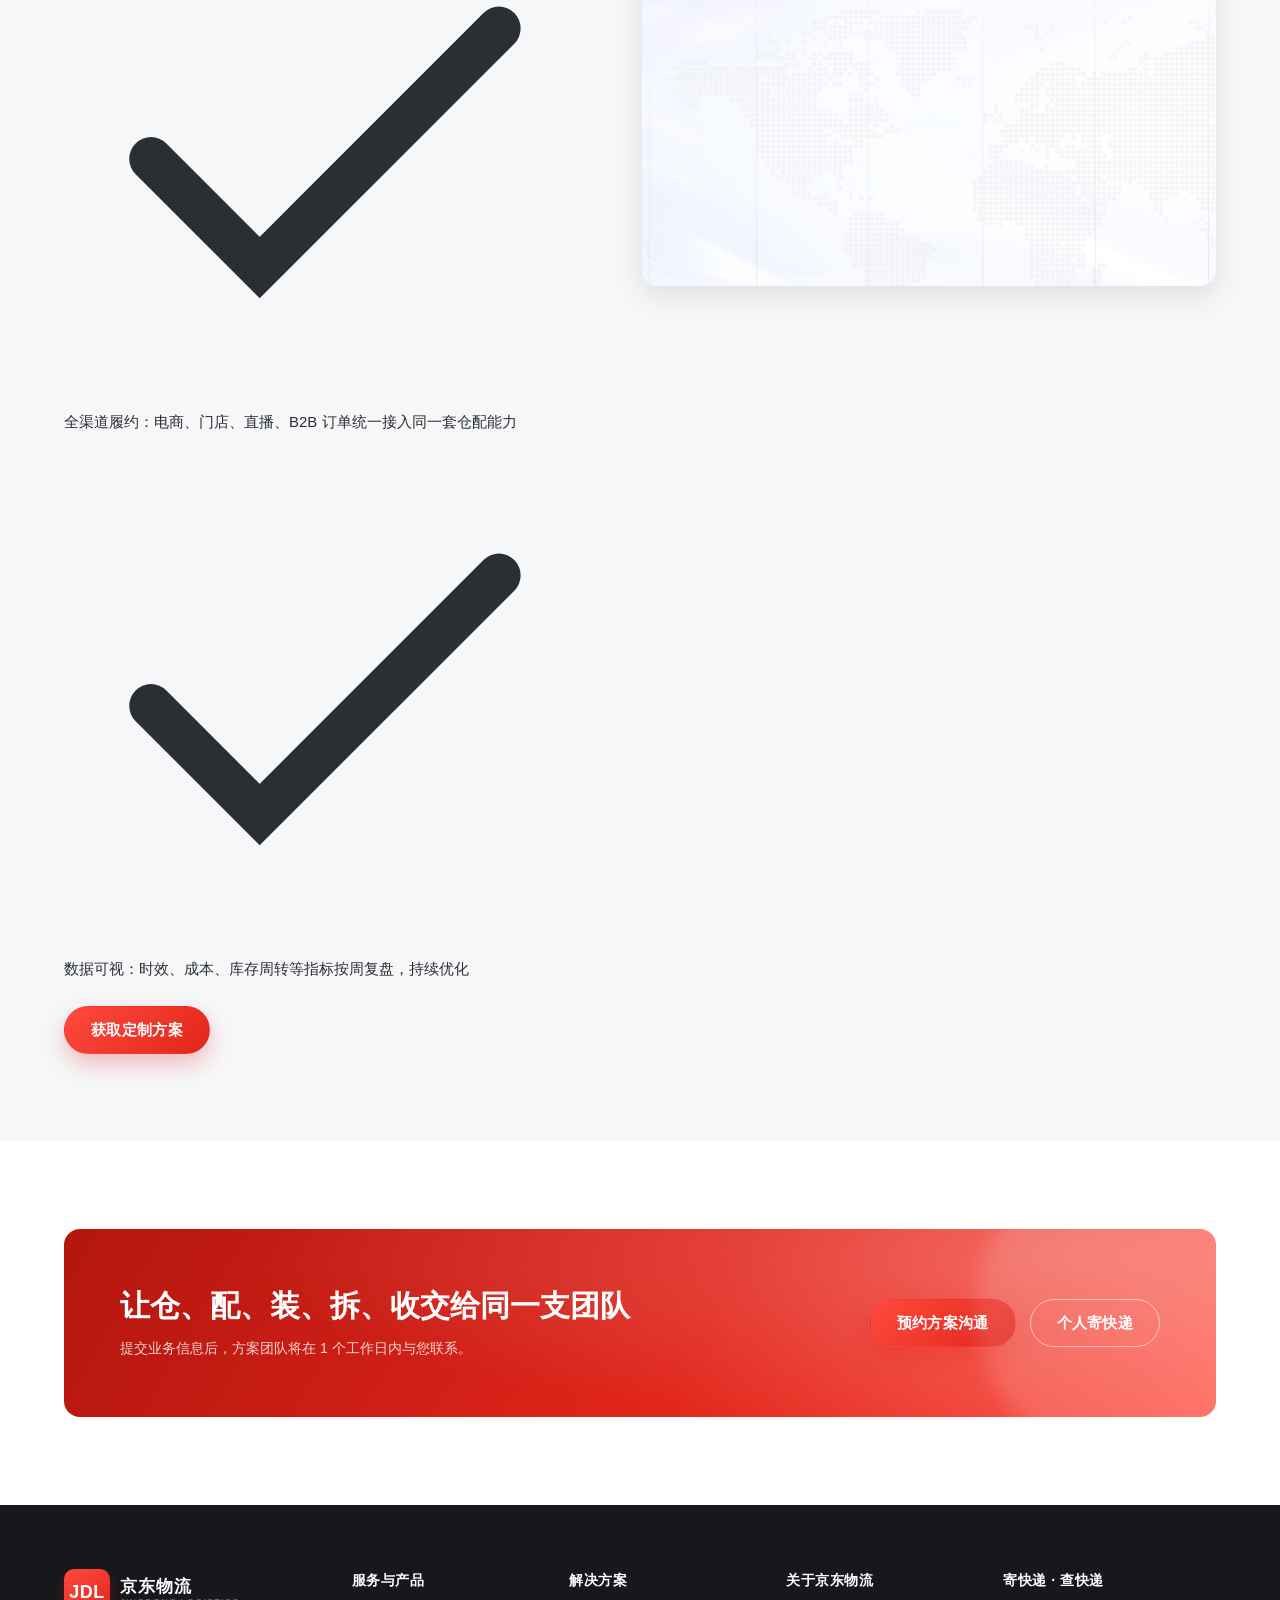
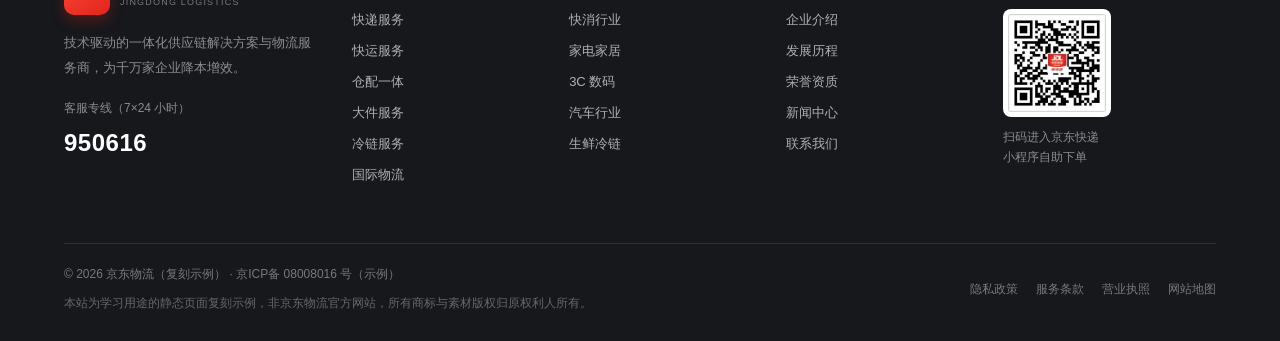
<file: pages/supply-chain.html>
<!DOCTYPE html>
<html lang="zh-CN">
<head>
  <meta charset="UTF-8">
  <meta name="viewport" content="width=device-width, initial-scale=1">
  <title>仓配一体 · 一体化供应链服务 | 京东物流（复刻示例）</title>
  <meta name="description" content="京东物流仓配一体服务复刻示例：仓网规模、服务能力、行业覆盖与合作流程。">
  <meta name="theme-color" content="#e1251b">

  <link rel="stylesheet" href="../assets/css/base.css">
  <link rel="stylesheet" href="../assets/css/layout.css">
  <link rel="stylesheet" href="../assets/css/components.css">
  <link rel="stylesheet" href="../assets/css/inner.css">
</head>

<body data-page="supply" data-base="../" data-nav="service">

  <div id="siteHeaderSlot"></div>

  <main>

    <!-- ============================================================
         §0 页头
         ============================================================ -->
    <section class="page-hero">
      <div class="container">
        <nav class="c-crumb" aria-label="面包屑">
          <a href="../index.html">首页</a>
          <span class="c-crumb__sep">/</span>
          <span>仓配一体</span>
        </nav>

        <div class="page-hero__inner">
          <span class="page-hero__eyebrow">Supply Chain</span>
          <h1 class="page-hero__title">仓配一体<br>让库存离消费者更近</h1>
          <p class="page-hero__desc">
            以 1500+ 自营管理仓库为基础，把库存前置到离消费者最近的节点，
            订单生成即就近发货，用更短的链路换取更快的时效与更低的履约成本。
          </p>
          <div class="page-hero__actions">
            <a class="c-btn c-btn--primary" href="about.html#contact">咨询仓配方案</a>
            <a class="c-btn c-btn--ghost" href="#capability">查看服务能力</a>
          </div>
        </div>

        <span class="page-hero__watermark" aria-hidden="true">SUPPLY CHAIN</span>
      </div>
    </section>

    <!-- ============================================================
         §6 能力数据
         ============================================================ -->
    <section class="c-section c-section--tight">
      <div class="container">
        <div class="metrics" data-reveal>
          <div class="metrics__item">
            <div class="c-stat__num">1500<em>+ 个</em></div>
            <div class="c-stat__label">自营管理仓库</div>
          </div>
          <div class="metrics__item">
            <div class="c-stat__num">3000<em>万+ ㎡</em></div>
            <div class="c-stat__label">仓储管理面积</div>
          </div>
          <div class="metrics__item">
            <div class="c-stat__num">350<em>+ 个</em></div>
            <div class="c-stat__label">全国合作仓源</div>
          </div>
          <div class="metrics__item">
            <div class="c-stat__num">2800<em>+ 区县</em></div>
            <div class="c-stat__label">配送覆盖范围</div>
          </div>
        </div>
      </div>
    </section>

    <!-- ============================================================
         §7 服务能力（卡片由 config.capabilities 渲染）
         ============================================================ -->
    <section class="c-section c-section--soft" id="capability">
      <div class="container">
        <div class="c-sec-head" data-reveal>
          <span class="c-sec-head__eyebrow">Capability</span>
          <h2 class="c-sec-head__title">六项核心服务能力</h2>
          <p class="c-sec-head__desc">
            从仓储管理到供应链咨询，可按企业实际业务组合成完整的一体化方案。
          </p>
        </div>

        <div class="capability-grid" id="capabilityGrid"><!-- JS 渲染 --></div>

        <div class="industry-strip" data-reveal>
          <span class="c-chip">快消零售</span>
          <span class="c-chip">家电家居</span>
          <span class="c-chip">3C 数码</span>
          <span class="c-chip">服饰鞋帽</span>
          <span class="c-chip">汽车及零部件</span>
          <span class="c-chip">生鲜冷链</span>
          <span class="c-chip">医药健康</span>
          <span class="c-chip">工业品</span>
        </div>
      </div>
    </section>

    <!-- ============================================================
         §8 合作流程
         ============================================================ -->
    <section class="c-section">
      <div class="container">
        <div class="c-sec-head" data-reveal>
          <span class="c-sec-head__eyebrow">How it works</span>
          <h2 class="c-sec-head__title">从诊断到履约，四步落地</h2>
          <p class="c-sec-head__desc">由方案团队与运营团队共同推进，交付后持续做数据复盘与优化。</p>
        </div>

        <div class="flow" data-reveal>
          <div class="flow__item">
            <div class="flow__step">STEP 01</div>
            <h3 class="flow__title">需求诊断</h3>
            <p class="flow__desc">梳理商品结构、订单分布与履约痛点，明确时效与成本目标。</p>
          </div>
          <div class="flow__item">
            <div class="flow__step">STEP 02</div>
            <h3 class="flow__title">方案设计</h3>
            <p class="flow__desc">输出仓网布局、库存策略、配送路由与报价方案。</p>
          </div>
          <div class="flow__item">
            <div class="flow__step">STEP 03</div>
            <h3 class="flow__title">系统对接</h3>
            <p class="flow__desc">打通订单、库存与结算系统，完成测试单与人员培训。</p>
          </div>
          <div class="flow__item">
            <div class="flow__step">STEP 04</div>
            <h3 class="flow__title">运营履约</h3>
            <p class="flow__desc">正式入仓运营，按周输出时效、成本与体验数据复盘。</p>
          </div>
        </div>
      </div>
    </section>

    <!-- ============================================================
         §9 价值主张（左文案 + 右图片）
         ============================================================ -->
    <section class="c-section c-section--soft">
      <div class="container">
        <div class="split split--media-right">
          <div data-reveal>
            <span class="c-sec-head__eyebrow">Why JDL</span>
            <h2 class="c-sec-head__title">把物流变成企业的竞争力</h2>
            <p class="c-sec-head__desc">
              一体化供应链不只是"把货发出去"，而是让库存周转更快、履约成本更低、
              消费者体验更稳定。
            </p>
            <ul class="solutions__panel-list u-mt-24" style="min-height:0">
              <li>
                <svg viewBox="0 0 24 24" fill="none" stroke="currentColor" stroke-width="2" stroke-linecap="round"><path d="M4 12.5l5 5L20 6.5"></path></svg>
                <span>库存前置：把商品放在离消费者最近的仓，缩短最后一公里链路</span>
              </li>
              <li>
                <svg viewBox="0 0 24 24" fill="none" stroke="currentColor" stroke-width="2" stroke-linecap="round"><path d="M4 12.5l5 5L20 6.5"></path></svg>
                <span>全渠道履约：电商、门店、直播、B2B 订单统一接入同一套仓配能力</span>
              </li>
              <li>
                <svg viewBox="0 0 24 24" fill="none" stroke="currentColor" stroke-width="2" stroke-linecap="round"><path d="M4 12.5l5 5L20 6.5"></path></svg>
                <span>数据可视：时效、成本、库存周转等指标按周复盘，持续优化</span>
              </li>
            </ul>
            <a class="c-btn c-btn--primary u-mt-24" href="about.html#contact">获取定制方案</a>
          </div>

          <div class="media-frame" data-reveal data-delay="2" style="aspect-ratio:16/10">
            <img src="../assets/images/bg-service.jpg" alt="京东物流仓配一体作业场景" loading="lazy">
          </div>
        </split>
      </div>
    </section>

    <!-- ============================================================
         §10 CTA
         ============================================================ -->
    <section class="c-section">
      <div class="container">
        <div class="c-cta" data-reveal>
          <div>
            <h2 class="c-cta__title">让仓、配、装、拆、收交给同一支团队</h2>
            <p class="c-cta__desc">提交业务信息后，方案团队将在 1 个工作日内与您联系。</p>
          </div>
          <div class="c-cta__actions">
            <a class="c-btn c-btn--primary" href="about.html#contact">预约方案沟通</a>
            <a class="c-btn c-btn--line" href="express.html">个人寄快递</a>
          </div>
        </div>
      </div>
    </section>

  </main>

  <div id="siteFooterSlot"></div>

  <script src="../assets/js/config.js"></script>
  <script src="../assets/js/components.js"></script>
  <script src="../assets/js/carousel.js"></script>
  <script src="../assets/js/ui.js"></script>
  <script src="../assets/js/main.js"></script>
</body>
</html>
</file>
<file: assets/css/base.css>
/* ============================================================
   京东物流官网复刻 · 基础层  base.css
   ------------------------------------------------------------
   职责：
     1. 全局设计变量（品牌色 / 字号 / 间距 / 圆角 / 阴影）
     2. 浏览器默认样式重置
     3. 基础排版（标题、正文、链接）
     4. 通用工具类（容器、栅格、文本截断、滚动动画）

   修改建议：
     · 换主题色、字号、圆角 → 只改 :root 里的变量即可，全站生效
     · 页面版心宽度 → 改 --max-width
   ============================================================ */

:root {
  /* ---------- 品牌色 ---------- */
  --jdl-red: #e1251b;          /* 京东红：主色 */
  --jdl-red-dark: #c01c13;     /* 深红：hover / 按压态 */
  --jdl-red-light: #ff4a3d;    /* 亮红：渐变 / 高光 */
  --jdl-red-soft: #fdeceb;     /* 浅红：标签底色 */

  /* ---------- 中性色 ---------- */
  --ink: #111418;              /* 主标题 */
  --text: #2b2f33;             /* 正文 */
  --text-2: #5a6169;           /* 次级正文 */
  --muted: #8a9099;            /* 辅助说明 */
  --line: #e8eaed;             /* 分割线 */
  --line-2: #f0f2f4;
  --bg: #ffffff;
  --bg-soft: #f6f7f9;          /* 浅灰底 */
  --bg-dark: #16181c;          /* 页脚深色底 */
  --bg-dark-2: #1e2126;

  /* ---------- 尺寸 ---------- */
  --max-width: 1200px;         /* 版心宽度 */
  --header-h: 76px;            /* 主导航高度（吸顶定位用） */
  --topbar-h: 38px;
  --radius-s: 4px;
  --radius: 8px;
  --radius-l: 16px;

  /* ---------- 阴影 ---------- */
  --shadow-s: 0 2px 8px rgba(17, 20, 24, .06);
  --shadow-m: 0 10px 28px rgba(17, 20, 24, .10);
  --shadow-l: 0 20px 50px rgba(17, 20, 24, .16);

  /* ---------- 动效 ---------- */
  --ease: cubic-bezier(.22, .61, .36, 1);
  --t-fast: .2s var(--ease);
  --t-base: .35s var(--ease);

  /* ---------- 字体 ---------- */
  --font-cn: "PingFang SC", "Microsoft YaHei", "Hiragino Sans GB",
             "Heiti SC", "Source Han Sans SC", sans-serif;
  --font-num: "Helvetica Neue", Arial, var(--font-cn);
}

/* ============================================================
   1. 重置
   ============================================================ */
*,
*::before,
*::after { box-sizing: border-box; }

html {
  -webkit-text-size-adjust: 100%;
  scroll-behavior: smooth;
  /* 页面内锚点定位时避开吸顶导航 */
  scroll-padding-top: calc(var(--header-h) + 12px);
}

body {
  margin: 0;
  font-family: var(--font-cn);
  font-size: 15px;
  line-height: 1.7;
  color: var(--text);
  background: var(--bg);
  -webkit-font-smoothing: antialiased;
  -moz-osx-font-smoothing: grayscale;
}

body.is-locked { overflow: hidden; } /* 移动端抽屉打开时锁定滚动 */

h1, h2, h3, h4, h5, p, figure, dl, dd { margin: 0; }
ul, ol { margin: 0; padding: 0; list-style: none; }
img { display: block; max-width: 100%; }
a { color: inherit; text-decoration: none; }
button, input, select, textarea { font: inherit; color: inherit; }
button { cursor: pointer; background: none; border: 0; padding: 0; }
svg { display: block; }
table { border-collapse: collapse; width: 100%; }

/* 尊重系统的"减少动态效果"偏好 */
@media (prefers-reduced-motion: reduce) {
  html { scroll-behavior: auto; }
  *, *::before, *::after {
    animation-duration: .01ms !important;
    transition-duration: .01ms !important;
  }
}

/* ============================================================
   2. 排版
   ============================================================ */
.u-h1 { font-size: 52px; line-height: 1.2; font-weight: 800; letter-spacing: -.5px; }
.u-h2 { font-size: 32px; line-height: 1.35; font-weight: 700; color: var(--ink); }
.u-h3 { font-size: 20px; line-height: 1.5; font-weight: 600; color: var(--ink); }
.u-lead { font-size: 16px; color: var(--text-2); }

/* ============================================================
   3. 通用工具类
   ============================================================ */
.container {
  width: 100%;
  max-width: var(--max-width);
  margin-inline: auto;
  padding-inline: 24px;
}

.u-flex { display: flex; align-items: center; }
.u-between { display: flex; align-items: center; justify-content: space-between; }
.u-wrap { flex-wrap: wrap; }
.u-mt-8 { margin-top: 8px; }
.u-mt-16 { margin-top: 16px; }
.u-mt-24 { margin-top: 24px; }
.u-mt-40 { margin-top: 40px; }

/* 多行文本截断（首页卡片标题统一两行） */
.u-clamp-2,
.u-clamp-3 {
  display: -webkit-box;
  -webkit-box-orient: vertical;
  overflow: hidden;
}
.u-clamp-2 { -webkit-line-clamp: 2; }
.u-clamp-3 { -webkit-line-clamp: 3; }

/* 屏幕阅读器专用文本（图标按钮的无障碍标签） */
.sr-only {
  position: absolute;
  width: 1px; height: 1px;
  padding: 0; margin: -1px;
  overflow: hidden;
  clip: rect(0 0 0 0);
  white-space: nowrap;
  border: 0;
}

/* 焦点可见性：键盘用户可感知 */
:focus-visible {
  outline: 2px solid var(--jdl-red);
  outline-offset: 3px;
}

/* ============================================================
   4. 滚动入场动画（由 js/ui.js 添加 .is-in 触发）
   ============================================================ */
[data-reveal] {
  opacity: 0;
  transform: translateY(26px);
  transition: opacity .7s var(--ease), transform .7s var(--ease);
  will-change: opacity, transform;
}
[data-reveal].is-in {
  opacity: 1;
  transform: none;
}
/* 同组元素依次入场：给父级加 data-reveal-group，子项自动延迟 */
[data-reveal][data-delay="1"] { transition-delay: .08s; }
[data-reveal][data-delay="2"] { transition-delay: .16s; }
[data-reveal][data-delay="3"] { transition-delay: .24s; }
[data-reveal][data-delay="4"] { transition-delay: .32s; }
[data-reveal][data-delay="5"] { transition-delay: .40s; }
[data-reveal][data-delay="6"] { transition-delay: .48s; }
</file>
<file: assets/css/layout.css>
/* ============================================================
   京东物流官网复刻 · 布局层  layout.css
   ------------------------------------------------------------
   职责：全站共用的"骨架"——顶栏、主导航（含下拉大菜单）、
        移动端抽屉、页脚、回到顶部按钮。
   说明：这些区块的 HTML 由 assets/js/components.js 统一注入，
        改导航结构请优先改 components.js / config.js，而不是改这里。
   ============================================================ */

/* ============================================================
   1. 顶部工具条（企业服务 / 个人服务 / 热线 / 登录）
   ============================================================ */
.topbar {
  height: var(--topbar-h);
  background: #f7f8fa;
  border-bottom: 1px solid var(--line-2);
  font-size: 12px;
  color: var(--muted);
}
.topbar__inner {
  display: flex;
  align-items: center;
  justify-content: space-between;
  height: 100%;
}
.topbar__slogan { letter-spacing: .5px; }
.topbar__slogan b { color: var(--text); font-weight: 600; margin-left: 6px; }

.topbar__links {
  display: flex;
  align-items: center;
  gap: 18px;
}
.topbar__links a { transition: color var(--t-fast); }
.topbar__links a:hover { color: var(--jdl-red); }
.topbar__links .is-active { color: var(--jdl-red); font-weight: 600; }

.topbar__tel {
  display: inline-flex;
  align-items: center;
  gap: 6px;
  color: var(--text);
}
.topbar__tel svg { width: 14px; height: 14px; color: var(--jdl-red); }

/* ============================================================
   2. 主导航
   ============================================================ */
.header {
  position: sticky;
  top: 0;
  z-index: 100;
  background: rgba(255, 255, 255, .96);
  backdrop-filter: saturate(180%) blur(8px);
  border-bottom: 1px solid var(--line-2);
  transition: box-shadow var(--t-base), border-color var(--t-base);
}
/* 页面滚动后加深投影（js/ui.js 切换 .is-stuck） */
.header.is-stuck { box-shadow: var(--shadow-m); border-color: transparent; }

.header__inner {
  display: flex;
  align-items: center;
  gap: 28px;
  height: var(--header-h);
  position: relative;            /* 作为下拉大菜单的定位基准，使菜单与 1200px 内容区对齐 */
}

/* ---------- 2.1 Logo（纯 CSS 绘制，无需图片，便于改尺寸）---------- */
.logo {
  display: inline-flex;
  align-items: center;
  gap: 10px;
  flex: none;
}
.logo__mark {
  width: 46px;
  height: 46px;
  border-radius: 10px;
  background: linear-gradient(145deg, var(--jdl-red-light), var(--jdl-red));
  color: #fff;
  display: grid;
  place-items: center;
  font-family: var(--font-num);
  font-weight: 800;
  font-size: 18px;
  letter-spacing: .5px;
  box-shadow: 0 6px 14px rgba(225, 37, 27, .28);
}
.logo__text { line-height: 1.15; }
.logo__name {
  display: block;
  font-size: 17px;
  font-weight: 700;
  color: var(--ink);
  letter-spacing: 1px;
}
.logo__sub {
  display: block;
  font-family: var(--font-num);
  font-size: 9px;
  letter-spacing: 1.2px;
  color: var(--muted);
}

/* ---------- 2.2 一级菜单 ---------- */
.nav {
  display: flex;
  align-items: center;
  gap: 0;
  height: 100%;
  flex: 1;
  min-width: 0;
}
/* 注意：定位基准是 .header__inner（不是菜单项），因此这里用 static */
.nav__item { position: static; height: 100%; display: flex; align-items: center; }
.nav__link {
  display: inline-flex;
  align-items: center;
  gap: 4px;
  height: 100%;
  padding: 0 12px;
  font-size: 14.5px;
  font-weight: 500;
  color: var(--text);
  white-space: nowrap;          /* 菜单文字禁止换行 */
  position: relative;
  transition: color var(--t-fast);
}
.nav__link::after {
  content: "";
  position: absolute;
  left: 12px;
  right: 12px;
  bottom: 18px;
  height: 2px;
  border-radius: 2px;
  background: var(--jdl-red);
  transform: scaleX(0);
  transform-origin: left;
  transition: transform var(--t-base);
}
.nav__link:hover,
.nav__item.is-open > .nav__link,
.nav__link.is-active { color: var(--jdl-red); }
.nav__link:hover::after,
.nav__item.is-open > .nav__link::after,
.nav__link.is-active::after { transform: scaleX(1); }
.nav__caret {
  width: 8px; height: 8px;
  border-right: 1.5px solid currentColor;
  border-bottom: 1.5px solid currentColor;
  transform: rotate(45deg) translateY(-2px);
  transition: transform var(--t-fast);
}
.nav__item.is-open .nav__caret { transform: rotate(-135deg) translateY(-2px); }

/* ---------- 2.3 右侧工具区 ---------- */
.header__tools { display: flex; align-items: center; gap: 12px; flex: none; }

.header__search {
  display: flex;
  align-items: center;
  gap: 8px;
  width: 168px;
  height: 38px;
  padding: 0 12px;
  border: 1px solid var(--line);
  border-radius: 999px;
  background: var(--bg-soft);
  transition: border-color var(--t-fast), background var(--t-fast);
}
.header__search:focus-within { border-color: var(--jdl-red); background: #fff; }
.header__search svg { width: 15px; height: 15px; color: var(--muted); flex: none; }
.header__search input {
  width: 100%;
  border: 0;
  outline: none;
  background: transparent;
  font-size: 13px;
}
.header__search input::placeholder { color: var(--muted); }

.header__cta {
  display: inline-flex;
  align-items: center;
  gap: 6px;
  height: 38px;
  padding: 0 18px;
  border-radius: 999px;
  background: var(--jdl-red);
  color: #fff;
  font-size: 14px;
  font-weight: 600;
  box-shadow: 0 6px 16px rgba(225, 37, 27, .26);
  transition: background var(--t-fast), transform var(--t-fast), box-shadow var(--t-fast);
}
.header__cta:hover {
  background: var(--jdl-red-dark);
  transform: translateY(-1px);
  box-shadow: 0 10px 22px rgba(225, 37, 27, .3);
}

/* 汉堡按钮：仅移动端出现 */
.header__burger {
  display: none;
  width: 40px; height: 40px;
  border-radius: 8px;
  place-items: center;
  border: 1px solid var(--line);
}
.header__burger span {
  display: block;
  width: 18px; height: 2px;
  background: var(--ink);
  position: relative;
  transition: background var(--t-fast);
}
.header__burger span::before,
.header__burger span::after {
  content: "";
  position: absolute;
  left: 0;
  width: 18px; height: 2px;
  background: var(--ink);
  transition: transform var(--t-fast), top var(--t-fast);
}
.header__burger span::before { top: -6px; }
.header__burger span::after { top: 6px; }
.header__burger[aria-expanded="true"] span { background: transparent; }
.header__burger[aria-expanded="true"] span::before { top: 0; transform: rotate(45deg); }
.header__burger[aria-expanded="true"] span::after { top: 0; transform: rotate(-45deg); }

/* ============================================================
   3. 下拉大菜单（服务与产品 / 解决方案 / 服务支持）
   ============================================================ */
.megamenu {
  position: absolute;
  left: 0;                       /* 与页头内容区左边缘对齐 */
  top: 100%;
  width: 100%;                   /* 铺满 1200px 内容区宽度 */
  transform: translateY(8px);
  background: #fff;
  border-radius: 0 0 var(--radius-l) var(--radius-l);
  box-shadow: var(--shadow-l);
  padding: 32px 36px 36px;
  opacity: 0;
  visibility: hidden;
  pointer-events: none;
  transition: opacity var(--t-base), transform var(--t-base), visibility var(--t-base);
  z-index: 120;
}
.nav__item.is-open .megamenu {
  opacity: 1;
  visibility: visible;
  pointer-events: auto;
  transform: translateY(0);
}

.megamenu__grid {
  display: grid;
  grid-template-columns: repeat(3, 1fr);
  gap: 28px 40px;
}
.megamenu__col-title {
  display: flex;
  align-items: center;
  gap: 8px;
  font-size: 13px;
  font-weight: 700;
  letter-spacing: 1px;
  color: var(--muted);
  padding-bottom: 10px;
  margin-bottom: 14px;
  border-bottom: 1px solid var(--line-2);
}
.megamenu__col-title::before {
  content: "";
  width: 3px; height: 12px;
  background: var(--jdl-red);
  border-radius: 2px;
}
.megamenu__list { display: grid; gap: 4px; }
.megamenu__link {
  display: flex;
  align-items: center;
  justify-content: space-between;
  gap: 10px;
  padding: 8px 10px;
  border-radius: var(--radius-s);
  font-size: 14px;
  color: var(--text);
  transition: background var(--t-fast), color var(--t-fast);
}
.megamenu__link:hover { background: var(--bg-soft); color: var(--jdl-red); }
.megamenu__link svg { width: 12px; height: 12px; opacity: .35; }
.megamenu__link:hover svg { opacity: 1; }

.megamenu__foot {
  margin-top: 26px;
  padding-top: 20px;
  border-top: 1px solid var(--line-2);
  display: flex;
  align-items: center;
  justify-content: space-between;
  gap: 20px;
}
.megamenu__foot p { font-size: 13px; color: var(--muted); }
.megamenu__hot {
  display: flex;
  align-items: center;
  gap: 8px;
  font-size: 13px;
  color: var(--text-2);
}
.megamenu__hot b { color: var(--jdl-red); font-weight: 600; }

/* ============================================================
   4. 移动端抽屉
   ============================================================ */
.drawer {
  position: fixed;
  inset: 0;
  z-index: 200;
  display: none;
}
.drawer.is-open { display: block; }
.drawer__mask {
  position: absolute;
  inset: 0;
  background: rgba(17, 20, 24, .5);
  opacity: 0;
  transition: opacity var(--t-base);
}
.drawer.is-open .drawer__mask { opacity: 1; }
.drawer__panel {
  position: absolute;
  top: 0; right: 0; bottom: 0;
  width: min(360px, 86vw);
  background: #fff;
  padding: 20px 22px 40px;
  overflow-y: auto;
  transform: translateX(100%);
  transition: transform var(--t-base);
  display: flex;
  flex-direction: column;
  gap: 6px;
}
.drawer.is-open .drawer__panel { transform: none; }
.drawer__head {
  display: flex;
  align-items: center;
  justify-content: space-between;
  padding-bottom: 16px;
  border-bottom: 1px solid var(--line-2);
  margin-bottom: 10px;
}
.drawer__close {
  width: 34px; height: 34px;
  display: grid;
  place-items: center;
  border-radius: 50%;
  background: var(--bg-soft);
  font-size: 18px;
  color: var(--text-2);
}
.drawer__group { border-bottom: 1px solid var(--line-2); }
.drawer__toggle {
  display: flex;
  align-items: center;
  justify-content: space-between;
  width: 100%;
  padding: 14px 2px;
  font-size: 15px;
  font-weight: 600;
  color: var(--ink);
  text-align: left;
}
.drawer__toggle .nav__caret { transition: transform var(--t-fast); }
.drawer__group.is-open .drawer__toggle .nav__caret { transform: rotate(-135deg); }
.drawer__sub {
  display: grid;
  gap: 2px;
  overflow: hidden;
  max-height: 0;
  transition: max-height var(--t-base);
}
.drawer__group.is-open .drawer__sub { max-height: 520px; }
.drawer__sub a { padding: 9px 6px; font-size: 14px; color: var(--text-2); }
.drawer__sub a:active { color: var(--jdl-red); }
.drawer__cta { margin-top: 18px; justify-content: center; }

/* ============================================================
   5. 页脚
   ============================================================ */
.footer {
  background: var(--bg-dark);
  color: rgba(255, 255, 255, .66);
  font-size: 13px;
  padding: 64px 0 0;
  margin-top: 0;
}
.footer__main {
  display: grid;
  grid-template-columns: 1.4fr repeat(3, 1fr) 1.2fr;
  gap: 40px;
  padding-bottom: 48px;
}
.footer__brand .logo__name { color: #fff; }
.footer__brand .logo__sub { color: rgba(255, 255, 255, .42); }
.footer__desc {
  margin-top: 16px;
  line-height: 1.9;
  color: rgba(255, 255, 255, .5);
  max-width: 300px;
}
.footer__tel {
  margin-top: 18px;
  font-family: var(--font-num);
  font-size: 24px;
  font-weight: 700;
  color: #fff;
  letter-spacing: .5px;
}
.footer__tel span {
  display: block;
  font-family: var(--font-cn);
  font-size: 12px;
  font-weight: 400;
  letter-spacing: 0;
  color: rgba(255, 255, 255, .5);
  margin-bottom: 4px;
}

.footer__col h4 {
  font-size: 14px;
  font-weight: 600;
  color: #fff;
  margin-bottom: 16px;
  letter-spacing: .5px;
}
.footer__col li { margin-bottom: 9px; }
.footer__col a { transition: color var(--t-fast); }
.footer__col a:hover { color: #fff; }

.footer__qr { text-align: left; }
.footer__qr img {
  width: 108px;
  height: 108px;
  border-radius: 8px;
  background: #fff;
  padding: 5px;
}
.footer__qr p { margin-top: 10px; font-size: 12px; color: rgba(255, 255, 255, .5); }

.footer__bottom {
  border-top: 1px solid rgba(255, 255, 255, .1);
  padding: 20px 0 28px;
  display: flex;
  align-items: center;
  justify-content: space-between;
  gap: 16px;
  flex-wrap: wrap;
  font-size: 12px;
  color: rgba(255, 255, 255, .42);
}
.footer__bottom-links { display: flex; gap: 18px; flex-wrap: wrap; }
.footer__bottom-links a:hover { color: #fff; }
.footer__note {
  margin-top: 8px;
  font-size: 12px;
  color: rgba(255, 255, 255, .34);
}

/* ============================================================
   6. 回到顶部 & 轻提示
   ============================================================ */
.to-top {
  position: fixed;
  right: 28px;
  bottom: 32px;
  z-index: 90;
  width: 46px; height: 46px;
  border-radius: 50%;
  background: #fff;
  border: 1px solid var(--line);
  box-shadow: var(--shadow-m);
  display: grid;
  place-items: center;
  color: var(--text-2);
  opacity: 0;
  visibility: hidden;
  transform: translateY(12px);
  transition: opacity var(--t-base), transform var(--t-base), visibility var(--t-base), color var(--t-fast);
}
.to-top.is-show { opacity: 1; visibility: visible; transform: none; }
.to-top:hover { color: var(--jdl-red); border-color: var(--jdl-red); }
.to-top svg { width: 16px; height: 16px; }

/* 轻提示：点击未实现的栏目入口时给出说明（js/ui.js 调用） */
.toast {
  position: fixed;
  left: 50%;
  bottom: 48px;
  z-index: 300;
  transform: translate(-50%, 20px);
  background: rgba(17, 20, 24, .92);
  color: #fff;
  font-size: 13px;
  padding: 10px 18px;
  border-radius: 999px;
  opacity: 0;
  pointer-events: none;
  transition: opacity var(--t-base), transform var(--t-base);
}
.toast.is-show { opacity: 1; transform: translate(-50%, 0); }

/* ============================================================
   7. 响应式：桌面 → 平板 → 手机
   ============================================================ */
@media (max-width: 1180px) {
  .nav__link { padding: 0 10px; font-size: 14px; }
  .header__search { width: 140px; }
}

@media (max-width: 1024px) {
  :root { --header-h: 64px; }
  .topbar { display: none; }               /* 移动端隐藏顶部工具条 */
  .header__search { display: none; }       /* 搜索收敛进抽屉 */
  .nav { display: none; }                  /* 一级菜单换成抽屉 */
  .header__burger { display: grid; }
  .header__inner { justify-content: space-between; }
  .logo__name { font-size: 16px; }
  .logo__mark { width: 40px; height: 40px; font-size: 16px; border-radius: 9px; }

  .footer__main { grid-template-columns: 1fr 1fr; gap: 32px; }
  .footer__brand { grid-column: 1 / -1; }
  .footer__desc { max-width: none; }
}

@media (max-width: 640px) {
  .container { padding-inline: 18px; }
  .header__cta { display: none; }          /* 小屏用抽屉里的按钮 */
  .footer__main { grid-template-columns: 1fr 1fr; gap: 28px 20px; }
  .footer__bottom { flex-direction: column; align-items: flex-start; }
  .to-top { right: 16px; bottom: 18px; width: 40px; height: 40px; }
}
</file>
<file: assets/css/components.css>
/* ============================================================
   京东物流官网复刻 · 组件层  components.css
   ------------------------------------------------------------
   职责：可复用 UI 组件——按钮、区块标题、标签、卡片、轮播、
        数据统计、折叠面板、表单、时间轴、CTA 通栏。
   所有组件都以 .c- 前缀命名，避免与页面样式冲突。
   ============================================================ */

/* ============================================================
   1. 按钮
   ============================================================ */
.c-btn {
  display: inline-flex;
  align-items: center;
  justify-content: center;
  gap: 8px;
  height: 48px;
  padding: 0 26px;
  border-radius: 999px;
  font-size: 15px;
  font-weight: 600;
  letter-spacing: .3px;
  border: 1px solid transparent;
  transition: background var(--t-fast), color var(--t-fast),
              border-color var(--t-fast), transform var(--t-fast),
              box-shadow var(--t-fast);
}
.c-btn svg { width: 15px; height: 15px; }

/* 主按钮：红底白字 */
.c-btn--primary {
  background: linear-gradient(135deg, var(--jdl-red-light), var(--jdl-red));
  color: #fff;
  box-shadow: 0 10px 22px rgba(225, 37, 27, .28);
}
.c-btn--primary:hover {
  background: var(--jdl-red-dark);
  transform: translateY(-2px);
  box-shadow: 0 14px 28px rgba(225, 37, 27, .34);
}
/* 次按钮：白底墨字，用于浅色背景 */
.c-btn--ghost {
  background: rgba(255, 255, 255, .7);
  color: var(--ink);
  border-color: var(--line);
}
.c-btn--ghost:hover {
  background: #fff;
  border-color: var(--jdl-red);
  color: var(--jdl-red);
  transform: translateY(-2px);
}
/* 线框按钮：深色背景上用 */
.c-btn--line {
  border-color: rgba(255, 255, 255, .55);
  color: #fff;
}
.c-btn--line:hover { background: rgba(255, 255, 255, .12); border-color: #fff; }

/* 文字链接按钮 */
.c-btn--text {
  height: auto;
  padding: 0;
  font-size: 14px;
  font-weight: 500;
  color: var(--text-2);
  border: 0;
}
.c-btn--text svg { width: 12px; height: 12px; }
.c-btn--text:hover { color: var(--jdl-red); }
.c-btn--text:hover svg { transform: translateX(3px); }
.c-btn--text svg { transition: transform var(--t-fast); }

.c-btn--sm { height: 38px; padding: 0 18px; font-size: 13px; }

/* ============================================================
   2. 区块标题
   ============================================================ */
.c-section { padding: 88px 0; }
.c-section--soft { background: var(--bg-soft); }
.c-section--tight { padding: 64px 0; }

.c-sec-head { max-width: 720px; }
.c-sec-head--center { margin-inline: auto; text-align: center; }
.c-sec-head__eyebrow {
  display: inline-flex;
  align-items: center;
  gap: 8px;
  font-family: var(--font-num);
  font-size: 12px;
  font-weight: 700;
  letter-spacing: 2px;
  text-transform: uppercase;
  color: var(--jdl-red);
  margin-bottom: 14px;
}
.c-sec-head__eyebrow::before {
  content: "";
  width: 18px; height: 2px;
  background: var(--jdl-red);
}
.c-sec-head--center .c-sec-head__eyebrow::after {
  content: "";
  width: 18px; height: 2px;
  background: var(--jdl-red);
}
.c-sec-head__title { font-size: 34px; line-height: 1.3; font-weight: 700; color: var(--ink); }
.c-sec-head__desc { margin-top: 14px; font-size: 15px; color: var(--text-2); line-height: 1.9; }

/* 标题 + 右侧"更多"链接的一行布局 */
.c-sec-bar {
  display: flex;
  align-items: flex-end;
  justify-content: space-between;
  gap: 24px;
  margin-bottom: 40px;
}

@media (max-width: 768px) {
  .c-section { padding: 60px 0; }
  .c-sec-head__title { font-size: 26px; }
  .c-sec-bar { flex-direction: column; align-items: flex-start; gap: 14px; margin-bottom: 28px; }
}

/* ============================================================
   3. 标签 / 胶囊
   ============================================================ */
.c-tag {
  display: inline-flex;
  align-items: center;
  gap: 6px;
  height: 26px;
  padding: 0 12px;
  border-radius: 999px;
  background: var(--jdl-red-soft);
  color: var(--jdl-red);
  font-size: 12px;
  font-weight: 600;
}
.c-tag--gray { background: var(--bg-soft); color: var(--muted); font-weight: 400; }

.c-chip {
  display: inline-flex;
  align-items: center;
  gap: 8px;
  height: 40px;
  padding: 0 18px;
  border-radius: 999px;
  border: 1px solid var(--line);
  background: #fff;
  font-size: 14px;
  color: var(--text-2);
  transition: all var(--t-fast);
}
.c-chip:hover,
.c-chip.is-active {
  border-color: var(--jdl-red);
  color: var(--jdl-red);
  background: var(--jdl-red-soft);
}
.c-chip svg { width: 13px; height: 13px; }

/* ============================================================
   4. 轮播（首页促销位）
   ---------------------------------------------------------
   结构见 js/components.js 的 banner 区块或 index.html：
     .c-carousel > [track] > .c-carousel__slide
   位移由 js/carousel.js 通过 transform: translateX() 驱动
   ============================================================ */
.c-carousel {
  position: relative;
  border-radius: var(--radius-l);
  overflow: hidden;
  box-shadow: var(--shadow-l);
  background: #111;
  isolation: isolate;
}
.c-carousel__viewport { overflow: hidden; }
.c-carousel__track {
  display: flex;
  transition: transform .65s var(--ease);
  will-change: transform;
}
.c-carousel__slide {
  flex: 0 0 100%;
  position: relative;
}
.c-carousel__slide img {
  width: 100%;
  aspect-ratio: 896 / 289;   /* 与官网 banner 保持一致的比例 */
  object-fit: cover;
}
/* 图片上的可点击遮罩（整屏可点） */
.c-carousel__slide a { display: block; }

/* 箭头 */
.c-carousel__arrow {
  position: absolute;
  top: 50%;
  translate: 0 -50%;
  z-index: 3;
  width: 46px; height: 46px;
  border-radius: 50%;
  display: grid;
  place-items: center;
  background: rgba(255, 255, 255, .86);
  color: var(--ink);
  box-shadow: var(--shadow-s);
  opacity: 0;
  transition: opacity var(--t-base), background var(--t-fast), transform var(--t-fast);
}
.c-carousel:hover .c-carousel__arrow { opacity: 1; }
.c-carousel__arrow:hover { background: #fff; transform: scale(1.06); }
.c-carousel__arrow--prev { left: 20px; }
.c-carousel__arrow--next { right: 20px; }
.c-carousel__arrow svg { width: 16px; height: 16px; }

/* 圆点 */
.c-carousel__dots {
  position: absolute;
  left: 50%;
  bottom: 18px;
  translate: -50% 0;
  z-index: 3;
  display: flex;
  gap: 8px;
}
.c-carousel__dot {
  width: 8px; height: 8px;
  border-radius: 50%;
  background: rgba(255, 255, 255, .55);
  transition: all var(--t-fast);
}
.c-carousel__dot.is-active {
  width: 24px;
  border-radius: 999px;
  background: #fff;
}

/* ============================================================
   5. 数据统计
   ============================================================ */
.c-stat__num {
  font-family: var(--font-num);
  font-size: 46px;
  font-weight: 800;
  line-height: 1.1;
  color: var(--ink);
  letter-spacing: -1px;
}
.c-stat__num em {
  font-style: normal;
  font-size: 22px;
  font-weight: 600;
  margin-left: 4px;
  color: var(--jdl-red);
}
.c-stat__label {
  margin-top: 8px;
  font-size: 13px;
  color: var(--muted);
}

/* ============================================================
   6. 折叠面板（FAQ）
   ============================================================ */
.c-accordion { border-top: 1px solid var(--line); }
.c-accordion__item { border-bottom: 1px solid var(--line); }
.c-accordion__btn {
  display: flex;
  align-items: center;
  justify-content: space-between;
  gap: 20px;
  width: 100%;
  padding: 22px 4px;
  text-align: left;
  font-size: 16px;
  font-weight: 600;
  color: var(--ink);
  transition: color var(--t-fast);
}
.c-accordion__btn:hover { color: var(--jdl-red); }
.c-accordion__icon {
  flex: none;
  width: 28px; height: 28px;
  border-radius: 50%;
  border: 1px solid var(--line);
  display: grid;
  place-items: center;
  color: var(--muted);
  transition: all var(--t-fast);
}
.c-accordion__icon::before,
.c-accordion__icon::after {
  content: "";
  position: absolute;
  background: currentColor;
}
.c-accordion__icon { position: relative; }
.c-accordion__icon::before { width: 10px; height: 1.5px; }
.c-accordion__icon::after { width: 1.5px; height: 10px; transition: transform var(--t-fast); }
.c-accordion__item.is-open .c-accordion__icon {
  background: var(--jdl-red);
  border-color: var(--jdl-red);
  color: #fff;
}
.c-accordion__item.is-open .c-accordion__icon::after { transform: scaleY(0); }
.c-accordion__panel {
  max-height: 0;
  overflow: hidden;
  transition: max-height var(--t-base);
}
.c-accordion__panel-inner {
  padding: 0 4px 24px;
  font-size: 14px;
  line-height: 1.9;
  color: var(--text-2);
  max-width: 900px;
}
.c-accordion__item.is-open .c-accordion__panel { max-height: 480px; }

/* ============================================================
   7. 表单控件（运费查询 / 联系表单共用）
   ============================================================ */
.c-field { display: grid; gap: 8px; }
.c-field__label { font-size: 13px; color: var(--muted); }
.c-input,
.c-select {
  height: 46px;
  padding: 0 14px;
  border: 1px solid var(--line);
  border-radius: var(--radius);
  background: #fff;
  font-size: 14px;
  transition: border-color var(--t-fast), box-shadow var(--t-fast);
}
.c-input:focus,
.c-select:focus {
  outline: none;
  border-color: var(--jdl-red);
  box-shadow: 0 0 0 3px rgba(225, 37, 27, .1);
}
.c-select {
  appearance: none;
  background-image: linear-gradient(45deg, transparent 50%, #999 50%),
                    linear-gradient(135deg, #999 50%, transparent 50%);
  background-position: calc(100% - 18px) 21px, calc(100% - 13px) 21px;
  background-size: 5px 5px, 5px 5px;
  background-repeat: no-repeat;
  padding-right: 36px;
}

/* ============================================================
   8. 时间轴（关于我们·发展历程）
   ============================================================ */
.c-timeline {
  position: relative;
  display: grid;
  gap: 28px;
  padding-left: 28px;
}
.c-timeline::before {
  content: "";
  position: absolute;
  left: 6px;
  top: 6px;
  bottom: 6px;
  width: 2px;
  background: linear-gradient(180deg, var(--jdl-red), var(--line));
  border-radius: 2px;
}
.c-timeline__item { position: relative; }
.c-timeline__item::before {
  content: "";
  position: absolute;
  left: -27px;
  top: 8px;
  width: 12px; height: 12px;
  border-radius: 50%;
  background: #fff;
  border: 2px solid var(--jdl-red);
}
.c-timeline__year {
  font-family: var(--font-num);
  font-size: 13px;
  font-weight: 700;
  letter-spacing: 1px;
  color: var(--jdl-red);
}
.c-timeline__title { font-size: 16px; font-weight: 600; color: var(--ink); margin-top: 4px; }
.c-timeline__desc { font-size: 13px; color: var(--text-2); margin-top: 6px; line-height: 1.8; }

/* ============================================================
   9. CTA 通栏（红色渐变）
   ============================================================ */
.c-cta {
  position: relative;
  overflow: hidden;
  border-radius: var(--radius-l);
  background:
    radial-gradient(120% 160% at 88% 12%, rgba(255, 255, 255, .22), transparent 60%),
    linear-gradient(120deg, #b3160e, var(--jdl-red) 55%, #ff5a4d);
  color: #fff;
  padding: 56px 56px;
  display: flex;
  align-items: center;
  justify-content: space-between;
  gap: 40px;
  flex-wrap: wrap;
}
.c-cta::after {
  /* 装饰性光斑，纯视觉，不承载信息 */
  content: "";
  position: absolute;
  right: -80px;
  top: -80px;
  width: 320px; height: 320px;
  border-radius: 50%;
  background: rgba(255, 255, 255, .14);
  filter: blur(10px);
}
.c-cta__title { position: relative; font-size: 30px; font-weight: 700; line-height: 1.4; }
.c-cta__desc { position: relative; margin-top: 10px; font-size: 14px; color: rgba(255, 255, 255, .82); }
.c-cta__actions { position: relative; display: flex; gap: 14px; flex-wrap: wrap; }

@media (max-width: 768px) {
  .c-cta { padding: 36px 26px; }
  .c-cta__title { font-size: 22px; }
}

/* ============================================================
   10. 面包屑
   ============================================================ */
.c-crumb {
  display: flex;
  align-items: center;
  gap: 8px;
  font-size: 12px;
  color: var(--muted);
  padding: 18px 0;
}
.c-crumb a:hover { color: var(--jdl-red); }
.c-crumb__sep { opacity: .5; }
</file>
<file: assets/css/home.css>
/* ============================================================
   京东物流官网复刻 · 首页样式  home.css
   ------------------------------------------------------------
   章节顺序与 index.html 一一对应：
     §1 Hero 主视觉          .hero
     §2 促销轮播             .promo
     §3 面向场景的物流服务     .services
     §4 快递快运服务           .express
     §5 热门行业解决方案       .solutions
     §6 物流网络              .network
     §7 新闻动态              .news
     §8 联系我们              .contact
   ============================================================ */

/* ============================================================
   §1 Hero 主视觉
   ------------------------------------------------------------
   左侧文案 + 右侧官网 3D 立方体视觉（图片叠加遮罩，边缘淡出）
   ============================================================ */
.hero {
  position: relative;
  overflow: hidden;
  background: linear-gradient(100deg, #f6fafc 0%, #e9f1f6 48%, #dce8f0 100%);
}
.hero__deco {
  position: absolute;
  top: 0;
  right: 0;
  bottom: 0;
  width: 62%;
  background: url("../images/banner/hero-cube.jpg") right center / cover no-repeat;
  /* 让图片左缘与背景渐变自然融合 */
  -webkit-mask-image: linear-gradient(90deg, transparent 0, #000 26%);
  mask-image: linear-gradient(90deg, transparent 0, #000 26%);
  opacity: .96;
  pointer-events: none;
}
.hero__inner {
  position: relative;
  z-index: 2;
  min-height: 540px;
  display: flex;
  align-items: center;
  padding: 76px 24px 84px;       /* 左右 24px 与 .container 一致，避免小屏文字贴边 */
}
.hero__content { max-width: 560px; }

.hero__badge {
  display: inline-flex;
  align-items: center;
  gap: 8px;
  height: 30px;
  padding: 0 14px;
  border-radius: 999px;
  background: rgba(225, 37, 27, .08);
  color: var(--jdl-red);
  font-size: 12px;
  font-weight: 600;
  letter-spacing: .5px;
  margin-bottom: 22px;
}
.hero__badge i {
  width: 6px; height: 6px;
  border-radius: 50%;
  background: var(--jdl-red);
  box-shadow: 0 0 0 4px rgba(225, 37, 27, .16);
  animation: hero-pulse 2s var(--ease) infinite;
}
@keyframes hero-pulse {
  0%, 100% { box-shadow: 0 0 0 3px rgba(225, 37, 27, .18); }
  50%      { box-shadow: 0 0 0 7px rgba(225, 37, 27, .06); }
}

.hero__title {
  font-size: 52px;
  line-height: 1.22;
  font-weight: 800;
  letter-spacing: -1px;
  color: var(--ink);
  white-space: nowrap;          /* 与官网一致：主标题保持一行 */
}
.hero__title .is-red { color: var(--jdl-red); }
.hero__subtitle {
  margin-top: 18px;
  font-size: 20px;
  color: var(--text-2);
  letter-spacing: .5px;
}
.hero__desc {
  margin-top: 14px;
  max-width: 460px;
  font-size: 14px;
  line-height: 1.9;
  color: var(--text-2);
}
.hero__actions {
  display: flex;
  align-items: center;
  gap: 14px;
  flex-wrap: wrap;
  margin-top: 34px;
}
.hero__trust {
  margin-top: 32px;
  display: flex;
  align-items: center;
  gap: 22px;
  flex-wrap: wrap;
  font-size: 12px;
  color: var(--muted);
}
.hero__trust span { display: inline-flex; align-items: center; gap: 7px; }
.hero__trust svg { width: 14px; height: 14px; color: var(--jdl-red); }

/* 滚动提示（右下角小鼠标图标） */
.hero__scroll {
  position: absolute;
  left: 50%;
  bottom: 26px;
  translate: -50% 0;
  z-index: 2;
  display: grid;
  place-items: center;
  gap: 6px;
  font-size: 11px;
  letter-spacing: 2px;
  color: var(--muted);
}

@media (max-width: 1024px) {
  .hero__inner { min-height: 440px; padding: 56px 24px 64px; }
  .hero__title { font-size: 42px; }
  .hero__subtitle { font-size: 17px; }
  .hero__deco { width: 78%; opacity: .55; }
}
@media (max-width: 640px) {
  .hero__title { font-size: 34px; }
  .hero__desc { font-size: 13px; }
  .hero__deco { width: 100%; opacity: .35; }
  .hero__trust { gap: 14px; }
}

/* ============================================================
   §2 促销轮播区
   ============================================================ */
.promo {
  padding: 56px 0 24px;
  background: #fff;
}
.promo__head {
  display: flex;
  align-items: center;
  justify-content: space-between;
  gap: 16px;
  margin-bottom: 22px;
}
.promo__title {
  display: flex;
  align-items: center;
  gap: 10px;
  font-size: 20px;
  font-weight: 700;
  color: var(--ink);
}
.promo__title::before {
  content: "";
  width: 4px; height: 18px;
  border-radius: 2px;
  background: var(--jdl-red);
}
.promo__note { font-size: 12px; color: var(--muted); }

@media (max-width: 640px) {
  .promo { padding: 36px 0 16px; }
  .promo__title { font-size: 17px; }
  .promo__note { display: none; }
}

/* ============================================================
   §3 面向丰富场景的物流服务
   ------------------------------------------------------------
   10 个业务入口，5 列 × 2 行；图标来自官网素材
   ============================================================ */
.services { background: #fff; padding: 88px 0 96px; }

.services__grid {
  display: grid;
  grid-template-columns: repeat(5, 1fr);
  gap: 18px;
  margin-top: 48px;
}

.service-card {
  position: relative;
  display: flex;
  flex-direction: column;
  align-items: center;
  justify-content: center;
  gap: 14px;
  min-height: 196px;
  padding: 24px 16px;
  border: 1px solid var(--line);
  border-radius: var(--radius-l);
  background: #fff;
  text-align: center;
  overflow: hidden;
  transition: transform var(--t-base), box-shadow var(--t-base), border-color var(--t-base);
}
.service-card::before {
  /* hover 时自底部升起的浅色渐层 */
  content: "";
  position: absolute;
  inset: auto 0 0;
  height: 0;
  background: linear-gradient(180deg, rgba(225, 37, 27, 0), rgba(225, 37, 27, .05));
  transition: height var(--t-base);
}
.service-card:hover {
  transform: translateY(-6px);
  border-color: rgba(225, 37, 27, .35);
  box-shadow: var(--shadow-m);
}
.service-card:hover::before { height: 100%; }

.service-card__icon {
  position: relative;
  width: 96px;
  height: 96px;
  display: grid;
  place-items: center;
  transition: transform var(--t-base);
}
.service-card__icon img {
  width: 100%;
  height: 100%;
  object-fit: contain;
  mix-blend-mode: multiply;   /* 图标为白底，乘法混合可融入卡片底色 */
}
.service-card:hover .service-card__icon { transform: translateY(-4px) scale(1.04); }

.service-card__name {
  position: relative;
  font-size: 15px;
  font-weight: 600;
  color: var(--ink);
  letter-spacing: .3px;
}
.service-card__arrow {
  position: absolute;
  right: 16px;
  top: 16px;
  width: 22px; height: 22px;
  display: grid;
  place-items: center;
  border-radius: 50%;
  background: var(--bg-soft);
  color: var(--muted);
  opacity: 0;
  transform: translateX(-4px);
  transition: all var(--t-fast);
}
.service-card__arrow svg { width: 11px; height: 11px; }
.service-card:hover .service-card__arrow {
  opacity: 1;
  transform: none;
  background: var(--jdl-red);
  color: #fff;
}

@media (max-width: 1024px) {
  .services { padding: 64px 0 72px; }
  .services__grid { grid-template-columns: repeat(3, 1fr); margin-top: 32px; }
  .service-card { min-height: 170px; }
}
@media (max-width: 640px) {
  .services__grid { grid-template-columns: repeat(2, 1fr); gap: 12px; }
  .service-card__icon { width: 72px; height: 72px; }
  .service-card { min-height: 148px; padding: 18px 12px; }
}

/* ============================================================
   §4 快递快运服务（左右图文 + 产品切换）
   ------------------------------------------------------------
   左侧文案与"快递 / 快运"页签，右侧官网卡车图
   ============================================================ */
.express {
  position: relative;
  padding: 96px 0 104px;
  background:
    url("../images/bg-service.jpg") center / cover no-repeat,
    var(--bg-soft);
  overflow: hidden;
}
.express::before {
  /* 白色渐层让左侧文案区更清晰 */
  content: "";
  position: absolute;
  inset: 0;
  background: linear-gradient(90deg, rgba(255, 255, 255, .92) 0%, rgba(255, 255, 255, .78) 46%, rgba(255, 255, 255, 0) 78%);
  pointer-events: none;
}
.express__inner {
  position: relative;
  display: grid;
  grid-template-columns: 1fr 1.05fr;
  align-items: center;
  gap: 40px;
}
.express__content { max-width: 520px; }
.express__eyebrow {
  display: inline-flex;
  align-items: center;
  gap: 8px;
  font-size: 12px;
  font-weight: 700;
  letter-spacing: 2px;
  color: var(--jdl-red);
  text-transform: uppercase;
  margin-bottom: 16px;
}
.express__eyebrow::before { content: ""; width: 16px; height: 2px; background: var(--jdl-red); }
.express__title { font-size: 34px; font-weight: 700; color: var(--ink); line-height: 1.35; }
.express__desc { margin-top: 16px; font-size: 15px; line-height: 1.95; color: var(--text-2); }

.express__tabs {
  display: flex;
  gap: 8px;
  margin-top: 28px;
  padding: 5px;
  width: fit-content;
  background: rgba(255, 255, 255, .7);
  border: 1px solid var(--line);
  border-radius: 999px;
}
.express__tab {
  height: 36px;
  padding: 0 22px;
  border-radius: 999px;
  font-size: 14px;
  color: var(--text-2);
  transition: all var(--t-fast);
}
.express__tab.is-active {
  background: var(--jdl-red);
  color: #fff;
  font-weight: 600;
  box-shadow: 0 6px 14px rgba(225, 37, 27, .22);
}

.express__products {
  display: flex;
  flex-wrap: wrap;
  gap: 10px;
  margin-top: 20px;
  min-height: 40px;
}
.express__products .c-chip { background: rgba(255, 255, 255, .8); }

.express__actions {
  display: flex;
  align-items: center;
  gap: 16px;
  margin-top: 32px;
  flex-wrap: wrap;
}

.express__media { position: relative; }
.express__media img {
  width: 100%;
  max-width: 640px;
  margin-left: auto;
  border-radius: var(--radius-l);
  mix-blend-mode: multiply;   /* 卡车图为白底，融入浅色背景 */
  /* 用径向遮罩淡化图片四边，避免出现明显的白色矩形边 */
  -webkit-mask-image: radial-gradient(120% 120% at 50% 50%, #000 58%, transparent 100%);
  mask-image: radial-gradient(120% 120% at 50% 50%, #000 58%, transparent 100%);
  animation: truck-float 6s ease-in-out infinite;
}
@keyframes truck-float {
  0%, 100% { transform: translateY(0); }
  50%      { transform: translateY(-12px); }
}
/* 卡车图上浮卡片：核心卖点 */
.express__badge {
  position: absolute;
  left: 0;
  bottom: 8%;
  padding: 14px 18px;
  border-radius: var(--radius);
  background: rgba(255, 255, 255, .92);
  box-shadow: var(--shadow-m);
  font-size: 13px;
  color: var(--text-2);
  line-height: 1.7;
}
.express__badge b { display: block; font-size: 15px; color: var(--ink); margin-bottom: 2px; }

@media (max-width: 1024px) {
  .express { padding: 64px 0; }
  .express__inner { grid-template-columns: 1fr; gap: 24px; }
  .express__media img { margin-inline: auto; }
  .express__badge { display: none; }
  .express::before { background: rgba(255, 255, 255, .9); }
}
@media (max-width: 640px) {
  .express__title { font-size: 25px; }
  .express__tab { padding: 0 16px; }
}

/* ============================================================
   §5 热门行业解决方案（左文案 + 右行业图标矩阵）
   ============================================================ */
.solutions { background: var(--bg-soft); padding: 96px 0 104px; }
.solutions__head { text-align: center; max-width: 720px; margin-inline: auto; }
.solutions__head .c-sec-head__desc { margin-inline: auto; }

.solutions__inner {
  display: grid;
  grid-template-columns: 1fr 1.25fr;
  gap: 56px;
  align-items: start;
  margin-top: 56px;
}

.solutions__panel {
  padding: 36px 36px 40px;
  border-radius: var(--radius-l);
  background: #fff;
  box-shadow: var(--shadow-m);
  position: relative;
  overflow: hidden;
}
.solutions__panel::before {
  content: "";
  position: absolute;
  left: 0; top: 0;
  width: 5px;
  height: 88px;
  background: linear-gradient(180deg, var(--jdl-red), rgba(225, 37, 27, 0));
}
.solutions__panel-tag {
  display: inline-flex;
  align-items: center;
  gap: 8px;
  font-size: 12px;
  letter-spacing: 1.5px;
  color: var(--jdl-red);
  font-weight: 700;
  margin-bottom: 14px;
}
.solutions__panel-title { font-size: 26px; font-weight: 700; color: var(--ink); }
.solutions__panel-desc {
  margin-top: 14px;
  font-size: 14px;
  line-height: 1.95;
  color: var(--text-2);
  min-height: 84px;
}
.solutions__panel-list {
  display: grid;
  gap: 10px;
  margin-top: 18px;
}
.solutions__panel-list li {
  display: flex;
  align-items: flex-start;
  gap: 10px;
  font-size: 13px;
  color: var(--text-2);
  line-height: 1.7;
}
.solutions__panel-list svg {
  width: 15px; height: 15px;
  flex: none;
  margin-top: 4px;
  color: var(--jdl-red);
}
.solutions__panel-foot {
  margin-top: 26px;
  padding-top: 20px;
  border-top: 1px dashed var(--line);
  display: flex;
  align-items: center;
  gap: 14px;
}

.solutions__grid {
  display: grid;
  grid-template-columns: repeat(3, 1fr);
  gap: 16px;
}
.industry-card {
  display: flex;
  flex-direction: column;
  align-items: center;
  justify-content: center;
  gap: 10px;
  min-height: 158px;
  padding: 20px 12px;
  border: 1px solid transparent;
  border-radius: var(--radius-l);
  background: #fff;
  text-align: center;
  transition: all var(--t-base);
}
.industry-card img {
  width: 68px;
  height: 68px;
  object-fit: contain;
  transition: transform var(--t-base);
}
.industry-card span { font-size: 14px; font-weight: 600; color: var(--ink); }
.industry-card:hover { transform: translateY(-4px); box-shadow: var(--shadow-m); }
.industry-card:hover img { transform: scale(1.06); }
.industry-card.is-active {
  border-color: var(--jdl-red);
  background: linear-gradient(180deg, #fff, #fff6f5);
  box-shadow: 0 12px 26px rgba(225, 37, 27, .12);
}
.industry-card.is-active span { color: var(--jdl-red); }

@media (max-width: 1024px) {
  .solutions { padding: 64px 0; }
  .solutions__inner { grid-template-columns: 1fr; gap: 28px; margin-top: 36px; }
  .solutions__grid { grid-template-columns: repeat(3, 1fr); }
}
@media (max-width: 640px) {
  .solutions__panel { padding: 26px 22px 30px; }
  .solutions__panel-title { font-size: 21px; }
  .solutions__grid { grid-template-columns: repeat(2, 1fr); }
  .industry-card { min-height: 136px; }
  .industry-card img { width: 56px; height: 56px; }
}

/* ============================================================
   §6 物流网络（数据 + 网络能力）
   ============================================================ */
.network {
  position: relative;
  padding: 96px 0 104px;
  background:
    url("../images/bg-network.jpg") center / cover no-repeat,
    #fff;
  overflow: hidden;
}
.network__head {
  display: flex;
  align-items: flex-end;
  justify-content: space-between;
  gap: 32px;
  flex-wrap: wrap;
  margin-bottom: 48px;
}
.network__head .c-sec-head { max-width: 620px; }

/* 数据卡片：三格，中间用竖线分隔 */
.network__stats {
  display: grid;
  grid-template-columns: repeat(3, 1fr);
  border-radius: var(--radius-l);
  background: rgba(255, 255, 255, .86);
  border: 1px solid rgba(17, 20, 24, .06);
  box-shadow: var(--shadow-s);
  backdrop-filter: blur(6px);
  overflow: hidden;
}
.network__stat {
  padding: 34px 30px 30px;
  position: relative;
}
.network__stat + .network__stat::before {
  content: "";
  position: absolute;
  left: 0; top: 26%;
  height: 48%;
  width: 1px;
  background: var(--line);
}
.network__stat .c-stat__num { color: var(--ink); }
.network__stat .c-stat__num em { color: var(--jdl-red); }

/* 四项网络能力 */
.network__features {
  display: grid;
  grid-template-columns: repeat(4, 1fr);
  gap: 20px;
  margin-top: 26px;
}
.network__feature {
  display: flex;
  align-items: center;
  gap: 14px;
  padding: 20px 22px;
  border-radius: var(--radius);
  background: rgba(255, 255, 255, .86);
  border: 1px solid rgba(17, 20, 24, .06);
  transition: all var(--t-base);
}
.network__feature:hover {
  transform: translateY(-3px);
  box-shadow: var(--shadow-m);
  background: #fff;
}
.network__feature-icon {
  flex: none;
  width: 42px; height: 42px;
  border-radius: 12px;
  display: grid;
  place-items: center;
  background: var(--jdl-red-soft);
  color: var(--jdl-red);
}
.network__feature-icon svg { width: 21px; height: 21px; }
.network__feature b { display: block; font-size: 14px; color: var(--ink); }
.network__feature small { font-size: 12px; color: var(--muted); }

@media (max-width: 1024px) {
  .network { padding: 64px 0; }
  .network__stats { grid-template-columns: 1fr; }
  .network__stat + .network__stat::before { left: 26px; right: 26px; top: 0; height: 1px; width: auto; }
  .network__features { grid-template-columns: repeat(2, 1fr); }
}
@media (max-width: 640px) {
  .network__feature { padding: 16px; gap: 10px; }
  .network__feature b { font-size: 13px; }
  .network__stat { padding: 24px 22px; }
  .c-stat__num { font-size: 34px; }
}

/* ============================================================
   §7 新闻动态
   ============================================================ */
.news { background: #fff; padding: 92px 0 96px; }
.news__grid {
  display: grid;
  grid-template-columns: repeat(4, 1fr);
  gap: 22px;
}
.news-card {
  display: flex;
  flex-direction: column;
  border-radius: var(--radius-l);
  overflow: hidden;
  background: #fff;
  border: 1px solid var(--line);
  transition: all var(--t-base);
}
.news-card:hover {
  transform: translateY(-6px);
  box-shadow: var(--shadow-m);
  border-color: transparent;
}
.news-card__media { overflow: hidden; background: var(--bg-soft); }
.news-card__media img {
  width: 100%;
  aspect-ratio: 16 / 10;
  object-fit: cover;
  transition: transform .6s var(--ease);
}
.news-card:hover .news-card__media img { transform: scale(1.05); }
.news-card__body { padding: 18px 20px 22px; display: flex; flex-direction: column; flex: 1; }
.news-card__meta {
  display: flex;
  align-items: center;
  gap: 10px;
  font-size: 12px;
  color: var(--muted);
}
.news-card__title {
  margin-top: 12px;
  font-size: 15px;
  font-weight: 600;
  line-height: 1.6;
  color: var(--ink);
  transition: color var(--t-fast);
}
.news-card:hover .news-card__title { color: var(--jdl-red); }
.news-card__more {
  margin-top: auto;
  padding-top: 16px;
  display: inline-flex;
  align-items: center;
  gap: 6px;
  font-size: 12px;
  color: var(--muted);
}
.news-card__more svg { width: 11px; height: 11px; }
.news-card:hover .news-card__more { color: var(--jdl-red); }

/* 第 4 格：把"更多动态"做成一张引导卡，避免空白 */
.news-card--more {
  justify-content: space-between;
  padding: 28px 26px;
  border: 0;
  color: #fff;
  background:
    radial-gradient(90% 90% at 100% 0%, rgba(255, 255, 255, .26), transparent 60%),
    linear-gradient(140deg, #a8130c 0%, var(--jdl-red) 58%, #ff5c4f 100%);
}
.news-card--more:hover { transform: translateY(-6px); }
.news-card--more .news-card__label {
  font-family: var(--font-num);
  font-size: 12px;
  letter-spacing: 2px;
  text-transform: uppercase;
  color: rgba(255, 255, 255, .7);
}
.news-card--more h3 {
  font-size: 22px;
  font-weight: 700;
  line-height: 1.5;
  color: #fff;
}
.news-card--more .news-card__more { color: rgba(255, 255, 255, .86); }

@media (max-width: 1024px) {
  .news { padding: 64px 0; }
  .news__grid { grid-template-columns: repeat(2, 1fr); }
}
@media (max-width: 640px) {
  .news__grid { grid-template-columns: 1fr; gap: 14px; }
}

/* ============================================================
   §8 联系我们（红色通栏）
   ============================================================ */
.contact {
  padding: 0 0 92px;
  background: #fff;
}
.contact__box {
  position: relative;
  overflow: hidden;
  border-radius: 24px;
  padding: 60px 64px;
  display: grid;
  grid-template-columns: 1.3fr auto;
  align-items: center;
  gap: 48px;
  background:
    radial-gradient(90% 120% at 92% 0%, rgba(255, 255, 255, .26), transparent 58%),
    linear-gradient(115deg, #a8130c 0%, var(--jdl-red) 52%, #ff5c4f 100%);
  color: #fff;
}
/* 装饰圆环 */
.contact__box::before,
.contact__box::after {
  content: "";
  position: absolute;
  border: 1px solid rgba(255, 255, 255, .18);
  border-radius: 50%;
  pointer-events: none;
}
.contact__box::before { width: 420px; height: 420px; right: -120px; bottom: -180px; }
.contact__box::after  { width: 260px; height: 260px; right: 90px; top: -150px; }

.contact__label {
  position: relative;
  font-size: 13px;
  letter-spacing: 3px;
  text-transform: uppercase;
  color: rgba(255, 255, 255, .7);
}
.contact__title {
  position: relative;
  margin-top: 10px;
  font-size: 34px;
  font-weight: 700;
  line-height: 1.4;
}
.contact__desc {
  position: relative;
  margin-top: 12px;
  max-width: 520px;
  font-size: 14px;
  line-height: 1.9;
  color: rgba(255, 255, 255, .82);
}
.contact__phone {
  position: relative;
  margin-top: 26px;
  display: flex;
  align-items: center;
  gap: 14px;
  flex-wrap: wrap;
}
.contact__phone-num {
  font-family: var(--font-num);
  font-size: 44px;
  font-weight: 800;
  letter-spacing: 1px;
  line-height: 1;
}
.contact__phone-note { font-size: 12px; color: rgba(255, 255, 255, .7); line-height: 1.6; }
.contact__actions {
  position: relative;
  display: flex;
  gap: 12px;
  margin-top: 28px;
  flex-wrap: wrap;
}
.contact__qr {
  position: relative;
  text-align: center;
  padding: 16px;
  border-radius: var(--radius-l);
  background: rgba(255, 255, 255, .14);
  border: 1px solid rgba(255, 255, 255, .22);
  backdrop-filter: blur(4px);
}
.contact__qr img {
  width: 132px; height: 132px;
  border-radius: 8px;
  background: #fff;
  padding: 6px;
}
.contact__qr p { margin-top: 10px; font-size: 12px; color: rgba(255, 255, 255, .8); }

@media (max-width: 1024px) {
  .contact { padding-bottom: 64px; }
  .contact__box { padding: 40px 32px; grid-template-columns: 1fr; gap: 28px; }
  .contact__qr { justify-self: start; }
}
@media (max-width: 640px) {
  .contact__box { border-radius: 18px; padding: 30px 22px; }
  .contact__title { font-size: 24px; }
  .contact__phone-num { font-size: 34px; }
  .contact__qr img { width: 112px; height: 112px; }
}
</file>
<file: assets/css/inner.css>
/* ============================================================
   京东物流官网复刻 · 子页样式  inner.css
   ------------------------------------------------------------
   适用于 pages/ 下的三个子页：
     · express.html       寄快递（§1 页头 / §2 运费查询 / §3 产品矩阵 / §4 服务流程 / §5 FAQ）
     · supply-chain.html  仓配一体（§6 能力数据 / §7 服务能力 / §8 合作流程）
     · about.html        关于京东物流（§9 公司简介 / §10 发展历程 / §11 荣誉 / §12 联系）
   ============================================================ */

/* ============================================================
   0. 子页通用页头
   ============================================================ */
.page-hero {
  position: relative;
  overflow: hidden;
  padding: 64px 0 72px;
  background: linear-gradient(110deg, #f7f9fb 0%, #eef2f6 60%, #e6edf4 100%);
}
.page-hero__inner { position: relative; z-index: 2; max-width: 720px; }
.page-hero__eyebrow {
  display: inline-flex;
  align-items: center;
  gap: 8px;
  font-size: 12px;
  font-weight: 700;
  letter-spacing: 2px;
  color: var(--jdl-red);
  text-transform: uppercase;
  margin-bottom: 16px;
}
.page-hero__eyebrow::before { content: ""; width: 16px; height: 2px; background: var(--jdl-red); }
.page-hero__title { font-size: 44px; line-height: 1.25; font-weight: 800; color: var(--ink); letter-spacing: -.5px; }
.page-hero__desc { margin-top: 18px; font-size: 15px; line-height: 1.95; color: var(--text-2); }
.page-hero__actions { margin-top: 30px; display: flex; gap: 14px; flex-wrap: wrap; }

/* 页头右侧的水印大字号装饰（完整落在页头内，避免被裁切） */
.page-hero__watermark {
  position: absolute;
  right: 24px;
  bottom: 20px;
  font-family: var(--font-num);
  font-size: 76px;
  font-weight: 800;
  line-height: 1;
  letter-spacing: -2px;
  color: rgba(17, 20, 24, .045);
  pointer-events: none;
  white-space: nowrap;
}

@media (max-width: 1024px) {
  .page-hero { padding: 40px 0 48px; }
  .page-hero__title { font-size: 30px; }
  .page-hero__watermark { font-size: 52px; bottom: 12px; }
}

/* 小号数据条：用于窄栏（如"关于我们"的三格数字） */
.metrics--sm .c-stat__num { font-size: 28px; letter-spacing: -.5px; }
.metrics--sm .c-stat__num em { font-size: 14px; margin-left: 2px; }
.metrics--sm .c-stat__label { font-size: 12px; }

/* ============================================================
   §1 寄快递 · 运费查询卡片
   ============================================================ */
.quote {
  padding: 0 0 88px;
  margin-top: -44px;         /* 卡片上浮，压住页头下沿 */
  position: relative;
  z-index: 3;
}
.quote__card {
  border-radius: var(--radius-l);
  background: #fff;
  box-shadow: var(--shadow-l);
  padding: 30px 36px 34px;
}
.quote__head {
  display: flex;
  align-items: center;
  justify-content: space-between;
  gap: 16px;
  padding-bottom: 18px;
  border-bottom: 1px solid var(--line-2);
  margin-bottom: 22px;
}
.quote__head h2 { font-size: 18px; font-weight: 700; color: var(--ink); }
.quote__head span { font-size: 12px; color: var(--muted); }

.quote__form {
  display: grid;
  grid-template-columns: 1fr 1fr 0.8fr 0.9fr auto;
  gap: 16px;
  align-items: end;
}
.quote__form .c-btn { height: 46px; }

/* 查询结果：默认隐藏，JS 计算后展开 */
.quote__result {
  margin-top: 22px;
  padding: 22px 26px;
  border-radius: var(--radius);
  background: linear-gradient(100deg, #fff7f6, #fdf1f0);
  border: 1px solid rgba(225, 37, 27, .16);
  display: none;
  grid-template-columns: repeat(3, 1fr);
  gap: 18px;
}
.quote__result.is-show { display: grid; animation: fade-up .5s var(--ease); }
@keyframes fade-up {
  from { opacity: 0; transform: translateY(8px); }
  to   { opacity: 1; transform: none; }
}
.quote__result-item small { display: block; font-size: 12px; color: var(--muted); margin-bottom: 4px; }
.quote__result-item b {
  font-family: var(--font-num);
  font-size: 26px;
  color: var(--jdl-red);
  font-weight: 800;
}
.quote__result-item b span { font-family: var(--font-cn); font-size: 13px; font-weight: 400; margin-left: 3px; color: var(--text-2); }
.quote__result-note {
  grid-column: 1 / -1;
  font-size: 12px;
  color: var(--muted);
  border-top: 1px dashed rgba(225, 37, 27, .16);
  padding-top: 12px;
}

@media (max-width: 1024px) {
  .quote { padding-bottom: 56px; margin-top: -28px; }
  .quote__card { padding: 22px 20px 26px; }
  .quote__form { grid-template-columns: 1fr 1fr; }
  .quote__form .c-btn { grid-column: 1 / -1; width: 100%; }
}
@media (max-width: 640px) {
  .quote__result { grid-template-columns: 1fr; }
}

/* ============================================================
   §2/§6 数据条（横向大数字）
   ============================================================ */
.metrics {
  display: grid;
  grid-template-columns: repeat(4, 1fr);
  gap: 1px;
  background: var(--line);
  border: 1px solid var(--line);
  border-radius: var(--radius-l);
  overflow: hidden;
}
.metrics__item { background: #fff; padding: 30px 26px; }
.metrics__item .c-stat__num { font-size: 36px; }

@media (max-width: 768px) {
  .metrics { grid-template-columns: repeat(2, 1fr); }
}
@media (max-width: 480px) {
  .metrics { grid-template-columns: 1fr; }
}

/* ============================================================
   §3 寄快递 · 产品矩阵
   ============================================================ */
.product-grid {
  display: grid;
  grid-template-columns: repeat(3, 1fr);
  gap: 20px;
  margin-top: 44px;
}
.product-card {
  position: relative;
  padding: 30px 28px 32px;
  border-radius: var(--radius-l);
  border: 1px solid var(--line);
  background: #fff;
  transition: all var(--t-base);
  overflow: hidden;
}
.product-card:hover { transform: translateY(-6px); box-shadow: var(--shadow-m); border-color: transparent; }
.product-card__icon {
  width: 48px; height: 48px;
  border-radius: 12px;
  display: grid;
  place-items: center;
  background: var(--jdl-red-soft);
  color: var(--jdl-red);
  margin-bottom: 18px;
}
.product-card__icon svg { width: 23px; height: 23px; }
.product-card__name { font-size: 18px; font-weight: 700; color: var(--ink); display: flex; align-items: center; gap: 8px; }
.product-card__name .c-tag { height: 22px; padding: 0 8px; font-size: 11px; }
.product-card__desc { margin-top: 10px; font-size: 13px; line-height: 1.85; color: var(--text-2); min-height: 48px; }
.product-card__list { margin-top: 16px; display: grid; gap: 8px; }
.product-card__list li {
  display: flex; align-items: center; gap: 8px;
  font-size: 12px; color: var(--muted);
}
.product-card__list svg { width: 13px; height: 13px; color: var(--jdl-red); flex: none; }

@media (max-width: 1024px) { .product-grid { grid-template-columns: repeat(2, 1fr); } }
@media (max-width: 640px) {
  .product-grid { grid-template-columns: 1fr; gap: 14px; margin-top: 30px; }
  .product-card { padding: 24px 22px; }
}

/* ============================================================
   §4 服务流程（四步）
   ============================================================ */
.steps {
  display: grid;
  grid-template-columns: repeat(4, 1fr);
  gap: 24px;
  margin-top: 48px;
  counter-reset: step;
}
.step {
  position: relative;
  padding: 28px 24px 26px;
  border-radius: var(--radius-l);
  background: #fff;
  border: 1px solid var(--line);
}
.step__num {
  counter-increment: step;
  font-family: var(--font-num);
  font-size: 13px;
  font-weight: 800;
  color: var(--jdl-red);
  letter-spacing: 1px;
}
.step__num::before { content: "0" counter(step); }
.step__title { margin-top: 8px; font-size: 17px; font-weight: 700; color: var(--ink); }
.step__desc { margin-top: 8px; font-size: 13px; line-height: 1.8; color: var(--text-2); }
.step::after {
  /* 步骤之间的箭头 */
  content: "";
  position: absolute;
  right: -16px;
  top: 50%;
  width: 8px; height: 8px;
  border-right: 1.5px solid var(--line);
  border-bottom: 1.5px solid var(--line);
  transform: rotate(-45deg);
}
.step:last-child::after { display: none; }

@media (max-width: 1024px) { .steps { grid-template-columns: repeat(2, 1fr); } .step::after { display: none; } }
@media (max-width: 560px) { .steps { grid-template-columns: 1fr; } }

/* ============================================================
   §5 常见问题：左侧标题 + 右侧折叠面板
   ============================================================ */
.faq {
  display: grid;
  grid-template-columns: 0.8fr 1.5fr;
  gap: 56px;
  align-items: start;
}
.faq__aside { position: sticky; top: calc(var(--header-h) + 32px); }

@media (max-width: 1024px) {
  .faq { grid-template-columns: 1fr; gap: 24px; }
  .faq__aside { position: static; }
}

/* ============================================================
   §6 仓配一体 · 能力卡片
   ============================================================ */
.capability-grid {
  display: grid;
  grid-template-columns: repeat(3, 1fr);
  gap: 20px;
  margin-top: 44px;
}
.capability {
  padding: 30px 28px;
  border-radius: var(--radius-l);
  background: #fff;
  border: 1px solid var(--line);
  transition: all var(--t-base);
}
.capability:hover { transform: translateY(-5px); box-shadow: var(--shadow-m); border-color: transparent; }
.capability__top { display: flex; align-items: center; justify-content: space-between; }
.capability__icon {
  width: 46px; height: 46px; border-radius: 12px;
  background: var(--jdl-red-soft); color: var(--jdl-red);
  display: grid; place-items: center;
}
.capability__icon svg { width: 22px; height: 22px; }
.capability__index { font-family: var(--font-num); font-size: 12px; color: var(--muted); letter-spacing: 1px; }
.capability__title { margin-top: 18px; font-size: 18px; font-weight: 700; color: var(--ink); }
.capability__desc { margin-top: 10px; font-size: 13px; line-height: 1.85; color: var(--text-2); }

@media (max-width: 1024px) { .capability-grid { grid-template-columns: repeat(2, 1fr); } }
@media (max-width: 640px) { .capability-grid { grid-template-columns: 1fr; } }

/* ============================================================
   §7 行业覆盖：横向标签列表
   ============================================================ */
.industry-strip {
  display: flex;
  flex-wrap: wrap;
  gap: 12px;
  margin-top: 32px;
}
.industry-strip .c-chip { height: 44px; padding: 0 20px; font-size: 14px; }

/* ============================================================
   §8 合作流程：横向时间轴
   ============================================================ */
.flow {
  display: grid;
  grid-template-columns: repeat(4, 1fr);
  gap: 0;
  margin-top: 44px;
  border-radius: var(--radius-l);
  overflow: hidden;
  border: 1px solid var(--line);
  background: #fff;
}
.flow__item { padding: 32px 26px; position: relative; }
.flow__item + .flow__item { border-left: 1px solid var(--line); }
.flow__step {
  font-family: var(--font-num);
  font-size: 12px;
  font-weight: 700;
  letter-spacing: 1px;
  color: var(--jdl-red);
}
.flow__title { margin-top: 10px; font-size: 16px; font-weight: 700; color: var(--ink); }
.flow__desc { margin-top: 8px; font-size: 12px; line-height: 1.8; color: var(--text-2); }

@media (max-width: 1024px) { .flow { grid-template-columns: repeat(2, 1fr); } .flow__item + .flow__item { border-left: 0; } .flow__item { border-top: 1px solid var(--line); } .flow__item:nth-child(-n+2) { border-top: 0; } .flow__item:nth-child(even) { border-left: 1px solid var(--line); } }
@media (max-width: 560px) { .flow { grid-template-columns: 1fr; } .flow__item { border-left: 0 !important; } }

/* ============================================================
   §9 关于我们 · 公司简介
   ============================================================ */
.about-intro {
  display: grid;
  grid-template-columns: 1.15fr 1fr;
  gap: 56px;
  align-items: center;
}
.about-intro__text p { font-size: 14px; line-height: 2; color: var(--text-2); }
.about-intro__text p + p { margin-top: 14px; }
.about-intro__quote {
  margin-top: 24px;
  padding: 18px 22px;
  border-left: 3px solid var(--jdl-red);
  background: var(--bg-soft);
  font-size: 14px;
  color: var(--text);
  border-radius: 0 var(--radius) var(--radius) 0;
}
.about-intro__media { position: relative; }
.about-intro__media img {
  width: 100%;
  border-radius: var(--radius-l);
  aspect-ratio: 4 / 3;
  object-fit: cover;
  box-shadow: var(--shadow-m);
}
.about-intro__badge {
  position: absolute;
  left: -18px;
  bottom: -20px;
  padding: 18px 22px;
  border-radius: var(--radius);
  background: var(--jdl-red);
  color: #fff;
  box-shadow: 0 14px 30px rgba(225, 37, 27, .3);
}
.about-intro__badge b { display: block; font-family: var(--font-num); font-size: 26px; font-weight: 800; line-height: 1.1; }
.about-intro__badge span { font-size: 12px; color: rgba(255, 255, 255, .8); }

@media (max-width: 1024px) {
  .about-intro { grid-template-columns: 1fr; gap: 32px; }
  .about-intro__badge { left: 16px; bottom: 16px; }
}

/* ============================================================
   §10 荣誉墙
   ============================================================ */
.honor-grid {
  display: grid;
  grid-template-columns: repeat(2, 1fr);
  gap: 18px;
  margin-top: 40px;
}
.honor {
  display: flex;
  align-items: flex-start;
  gap: 16px;
  padding: 24px 26px;
  border-radius: var(--radius-l);
  background: #fff;
  border: 1px solid var(--line);
  transition: all var(--t-base);
}
.honor:hover { transform: translateY(-4px); box-shadow: var(--shadow-m); }
.honor__icon {
  flex: none;
  width: 44px; height: 44px;
  border-radius: 50%;
  background: linear-gradient(140deg, var(--jdl-red-light), var(--jdl-red));
  color: #fff;
  display: grid; place-items: center;
}
.honor__icon svg { width: 20px; height: 20px; }
.honor__title { font-size: 15px; font-weight: 600; color: var(--ink); }
.honor__desc { margin-top: 6px; font-size: 12px; line-height: 1.7; color: var(--muted); }

@media (max-width: 768px) { .honor-grid { grid-template-columns: 1fr; } }

/* ============================================================
   §12 联系方式卡片组
   ============================================================ */
.contact-grid {
  display: grid;
  grid-template-columns: repeat(3, 1fr);
  gap: 18px;
  margin-top: 36px;
}
.contact-card {
  padding: 28px 26px;
  border-radius: var(--radius-l);
  background: var(--bg-soft);
  border: 1px solid transparent;
  transition: all var(--t-base);
}
.contact-card:hover { background: #fff; border-color: var(--line); box-shadow: var(--shadow-s); }
.contact-card__label { font-size: 12px; letter-spacing: 1.5px; color: var(--muted); }
.contact-card__value { margin-top: 10px; font-family: var(--font-num); font-size: 22px; font-weight: 700; color: var(--ink); }
.contact-card__note { margin-top: 8px; font-size: 12px; line-height: 1.7; color: var(--muted); }

@media (max-width: 768px) { .contact-grid { grid-template-columns: 1fr; } }

/* ============================================================
   子页通用：两栏内容块
   ============================================================ */
.split {
  display: grid;
  grid-template-columns: 1fr 1fr;
  gap: 56px;
  align-items: center;
}
.split--media-right { grid-template-columns: 1fr 1.1fr; }
@media (max-width: 1024px) {
  .split, .split--media-right { grid-template-columns: 1fr; gap: 28px; }
}

/* 图片外的浅灰底板，统一子页配图风格 */
.media-frame {
  border-radius: var(--radius-l);
  overflow: hidden;
  box-shadow: var(--shadow-m);
  background: var(--bg-soft);
}
.media-frame img { width: 100%; height: 100%; object-fit: cover; }
</file>
